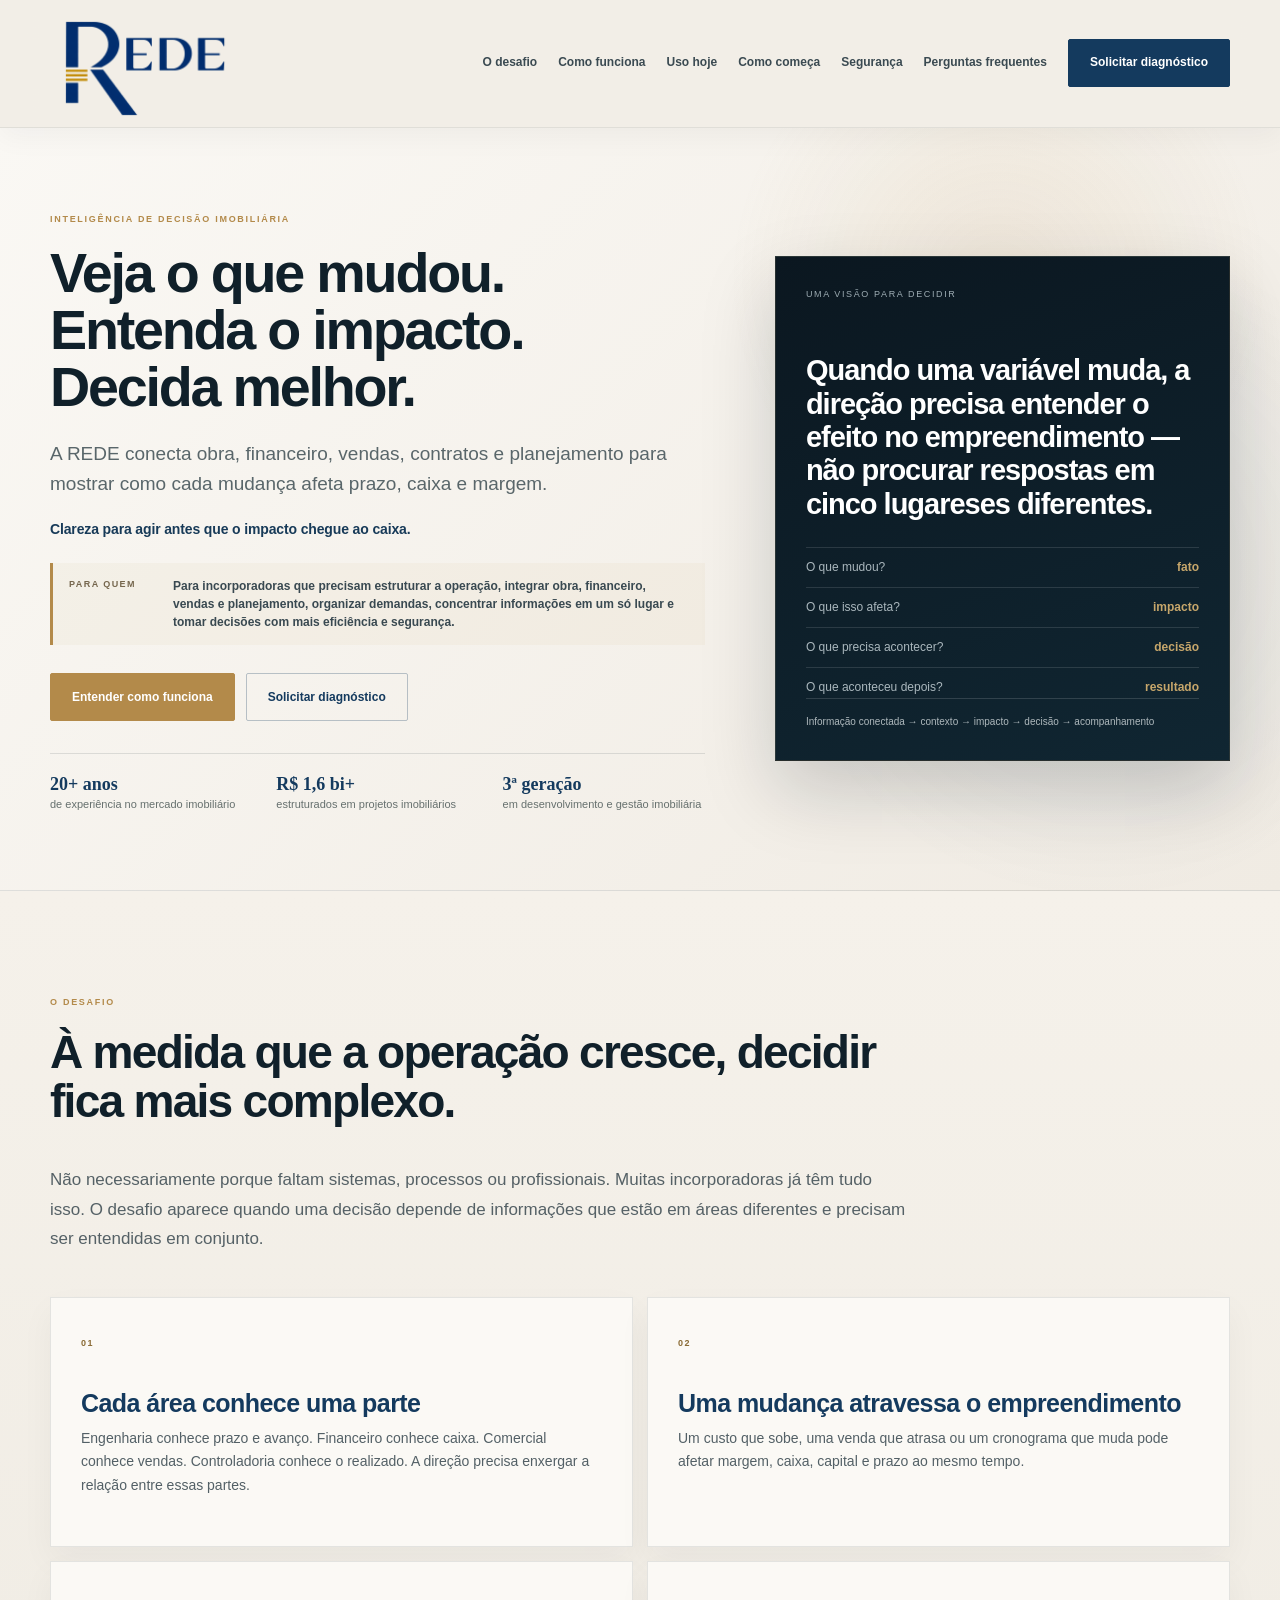
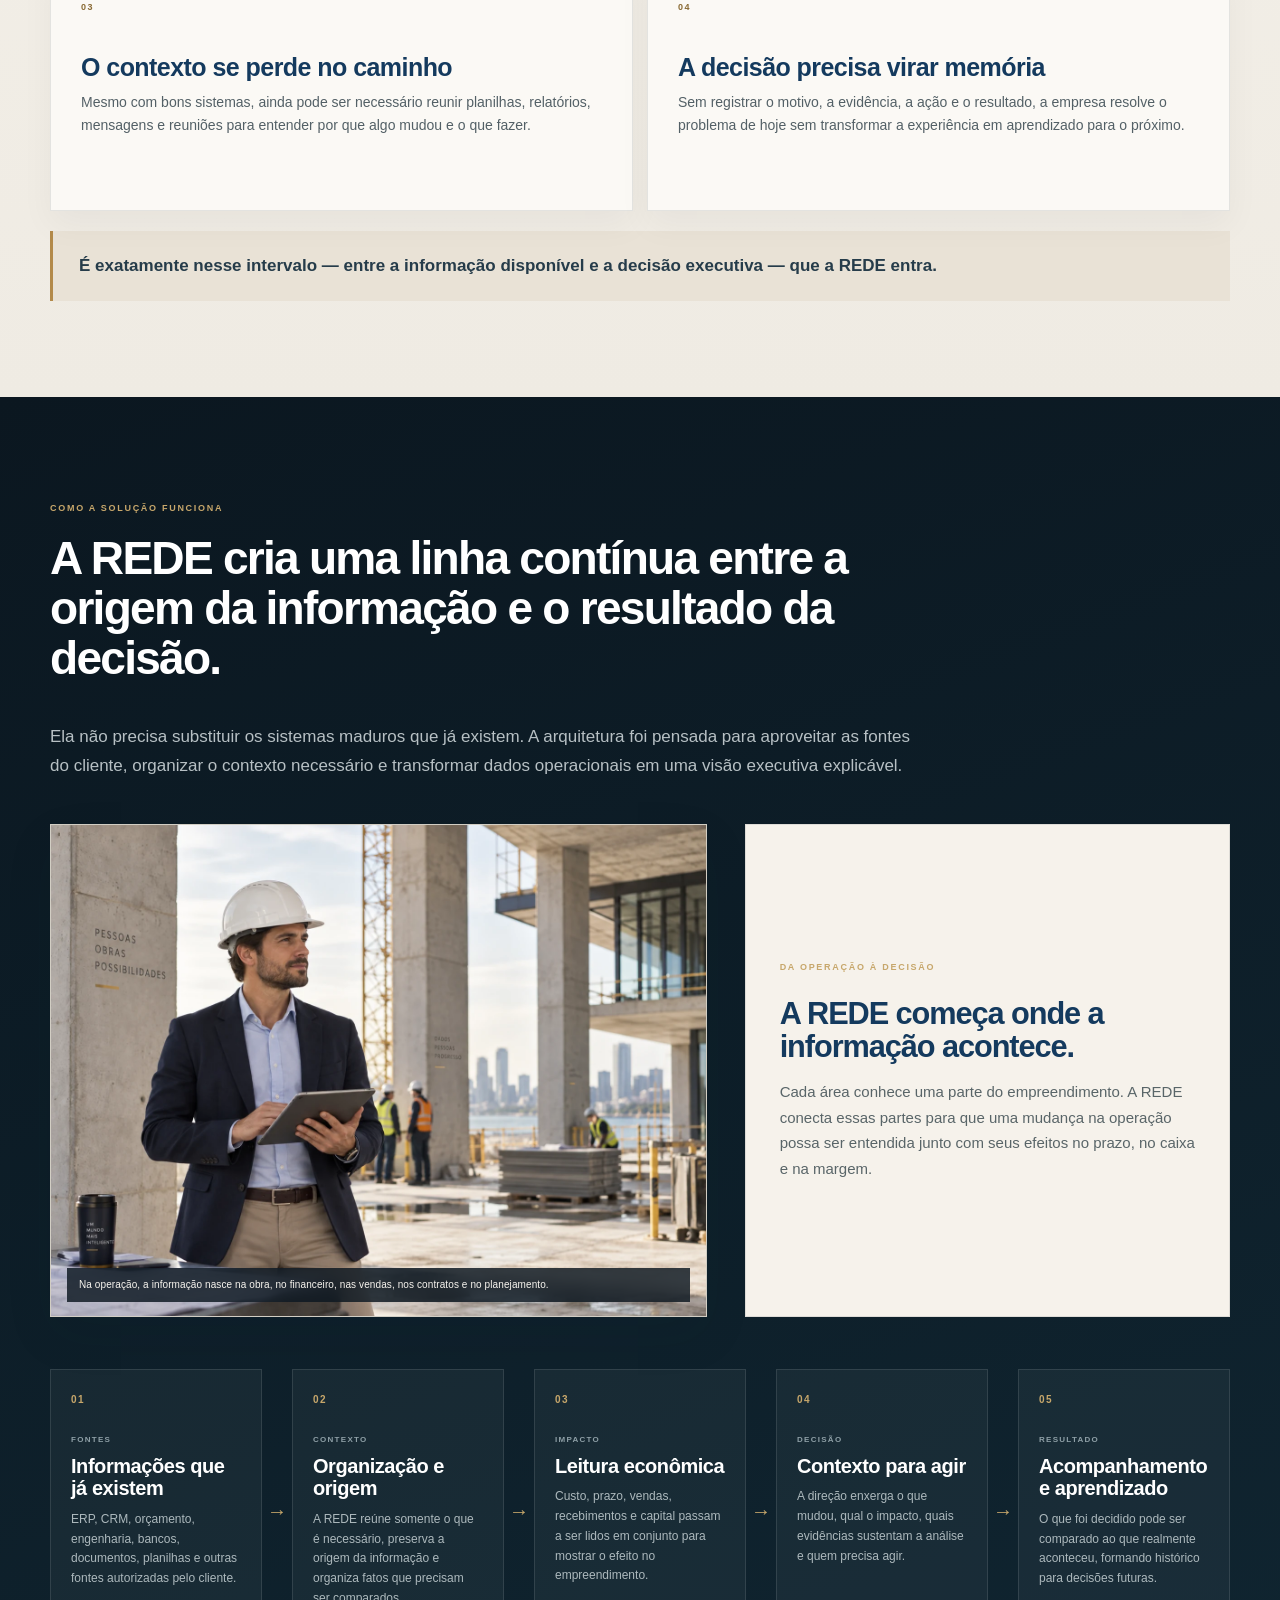
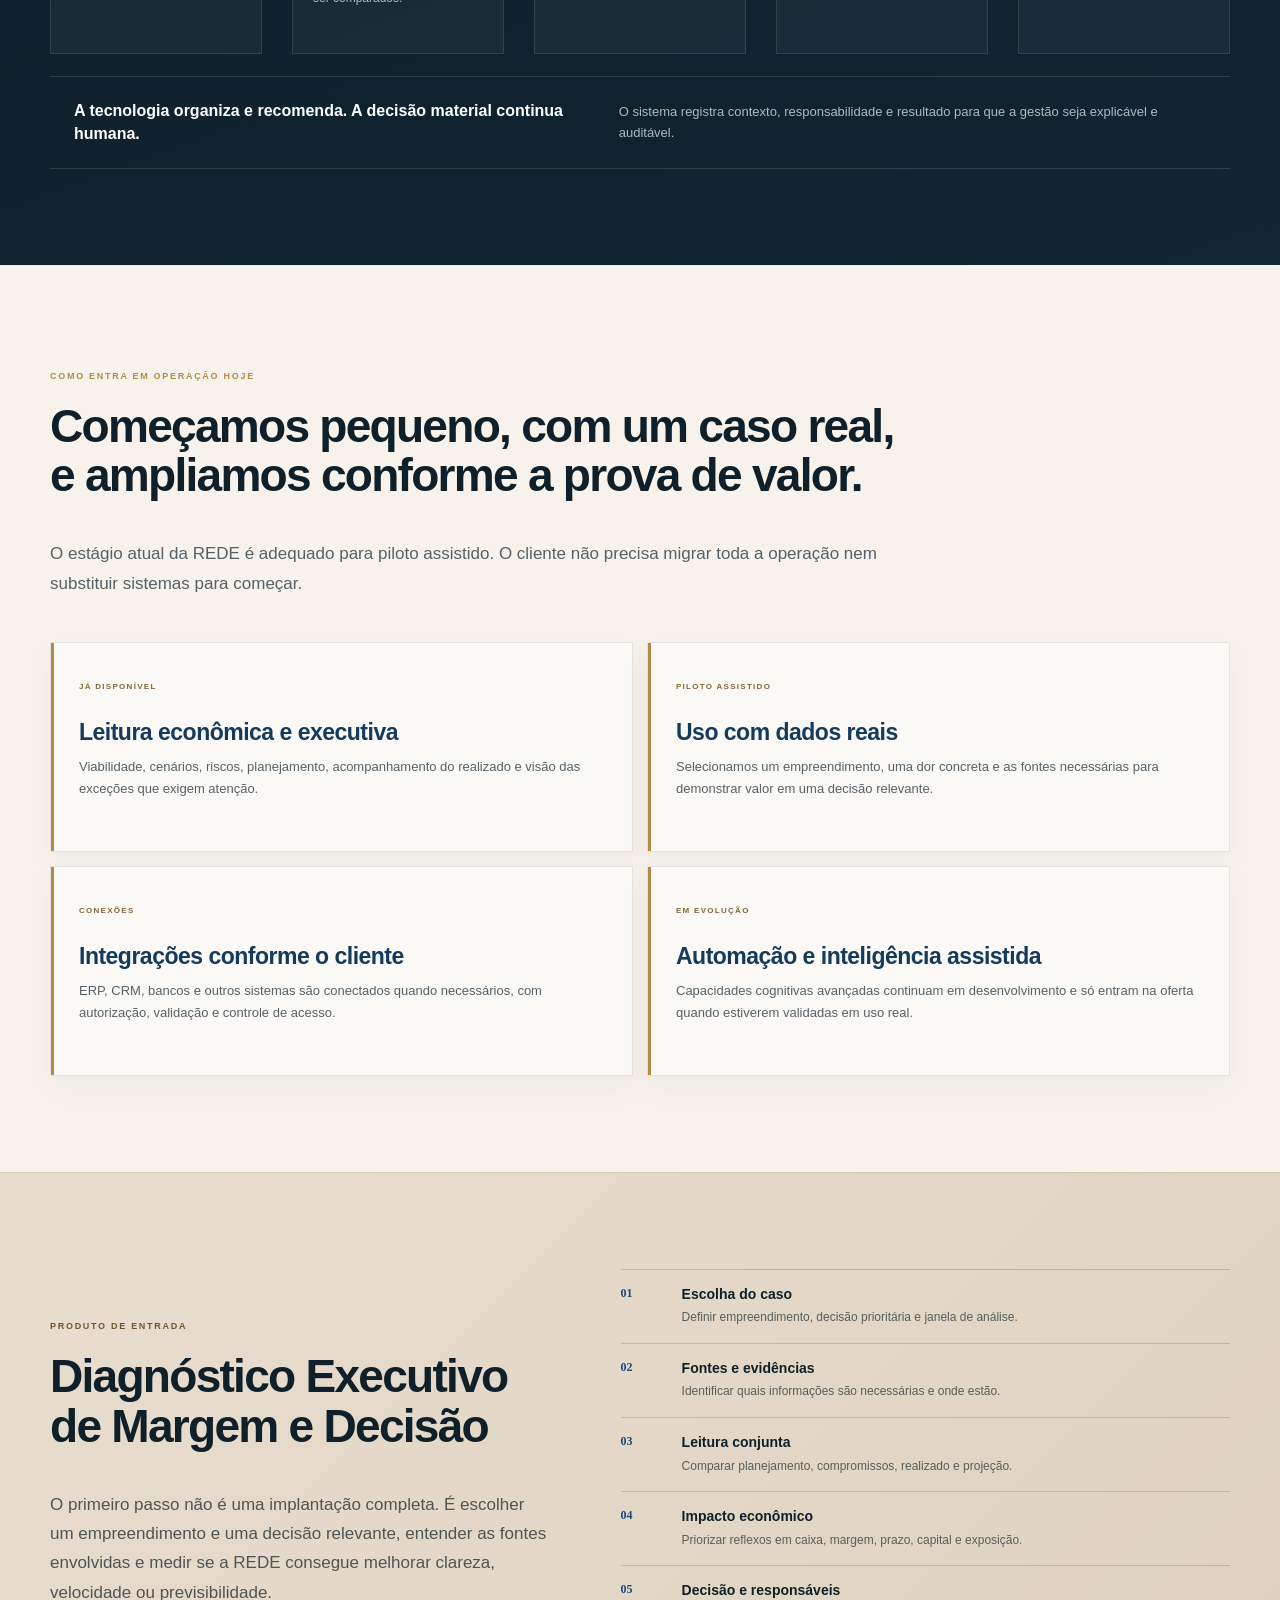
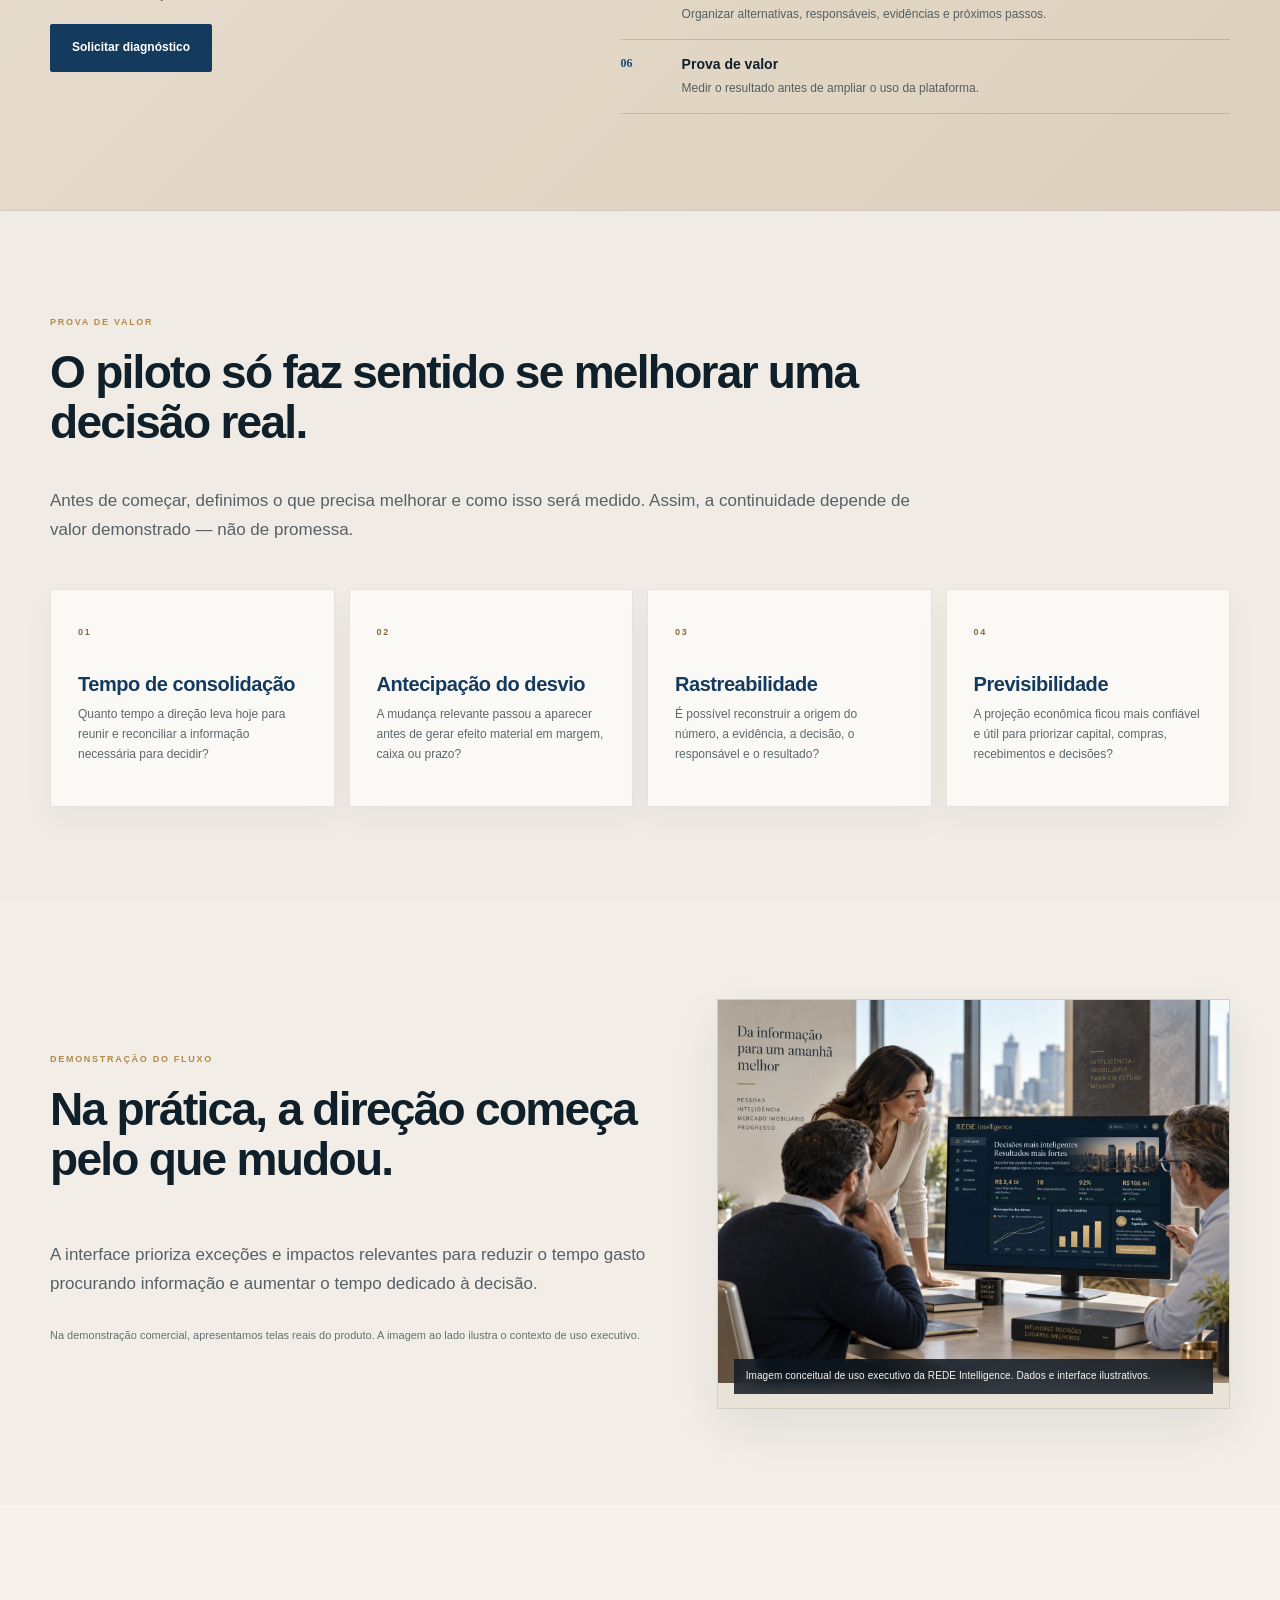
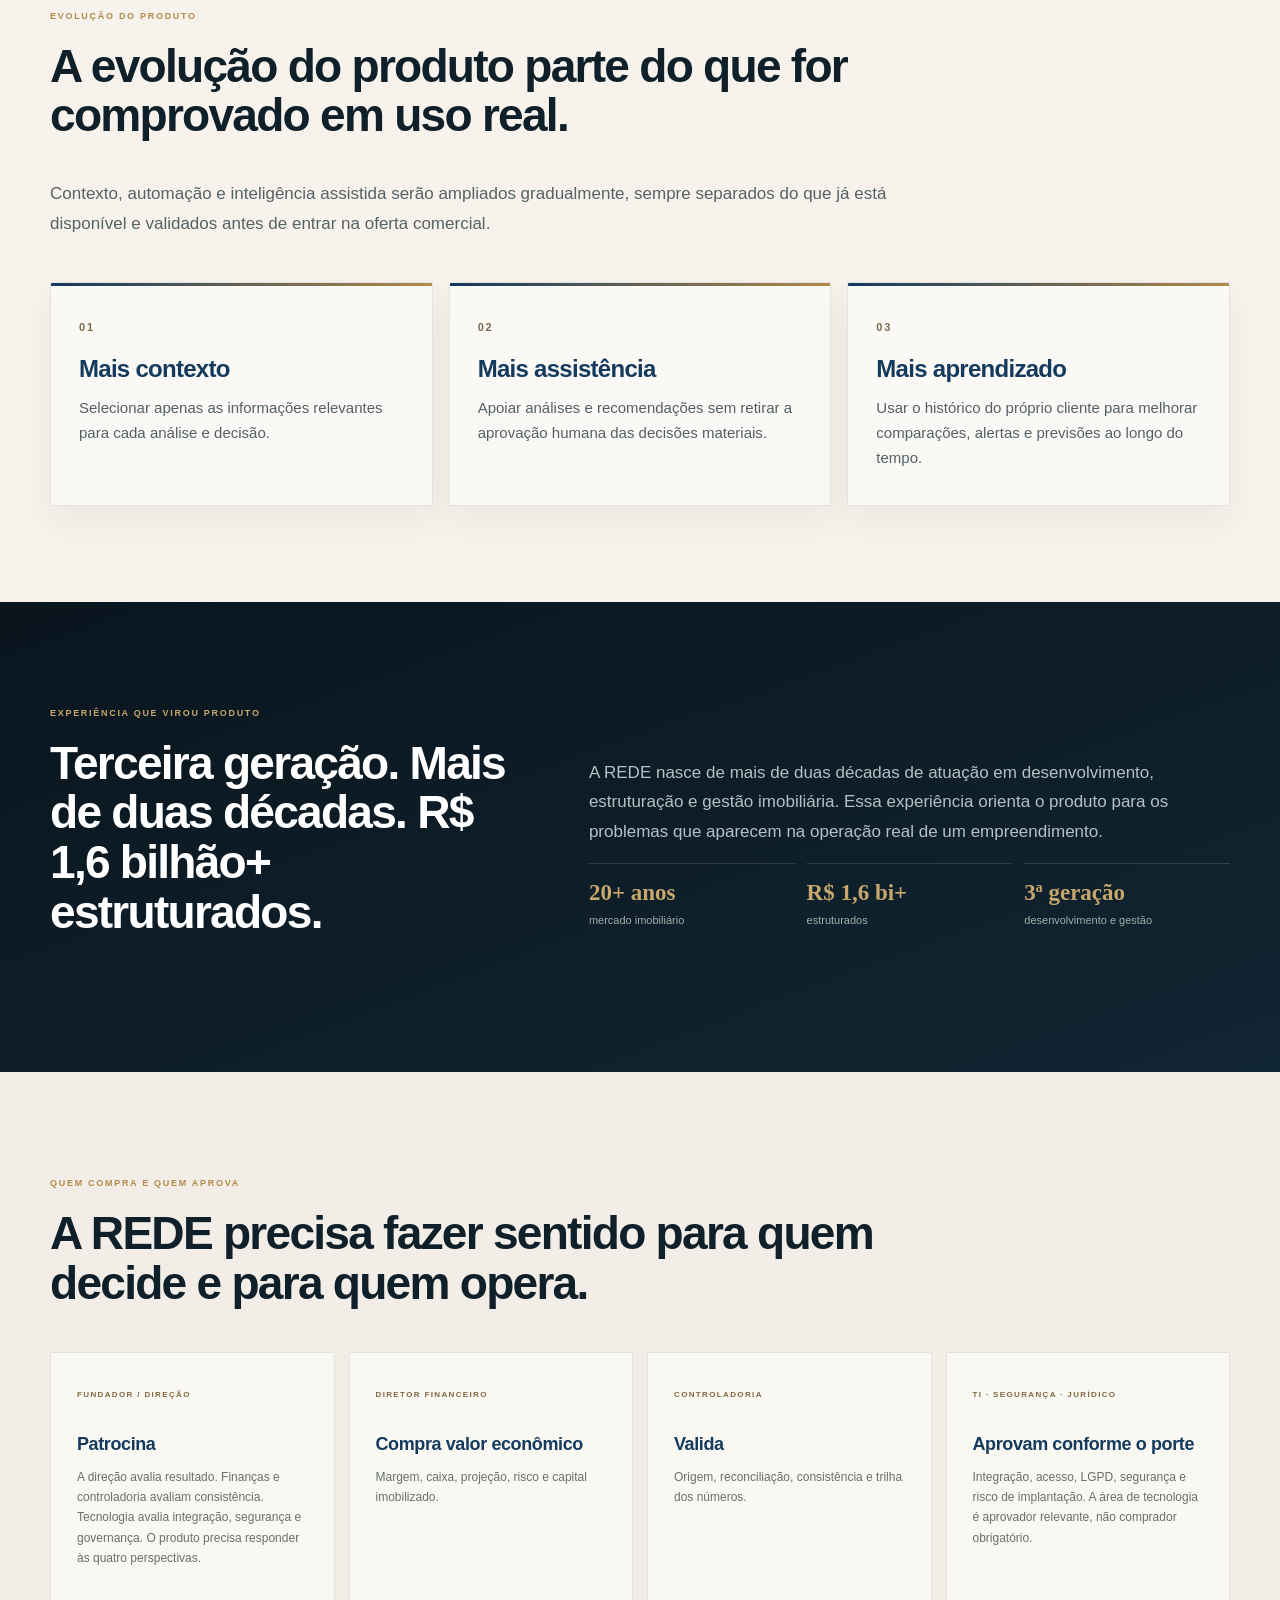
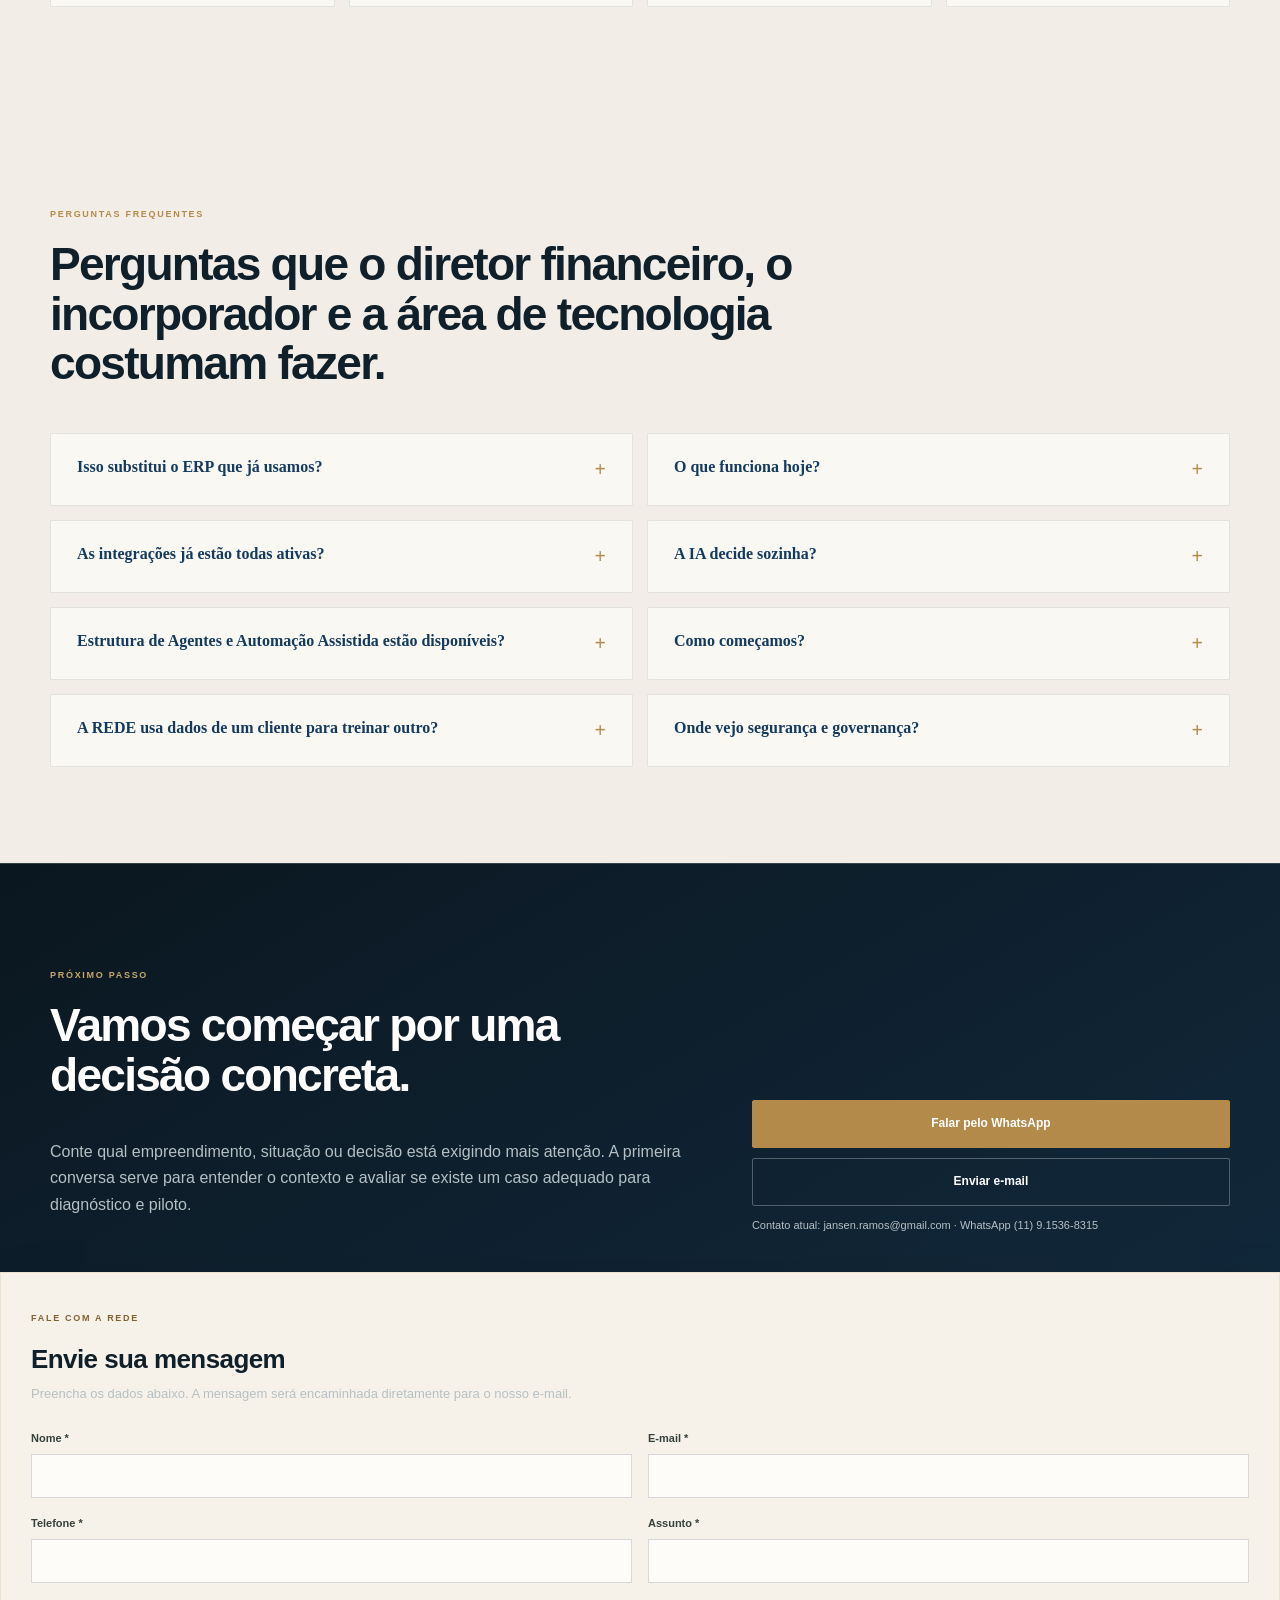
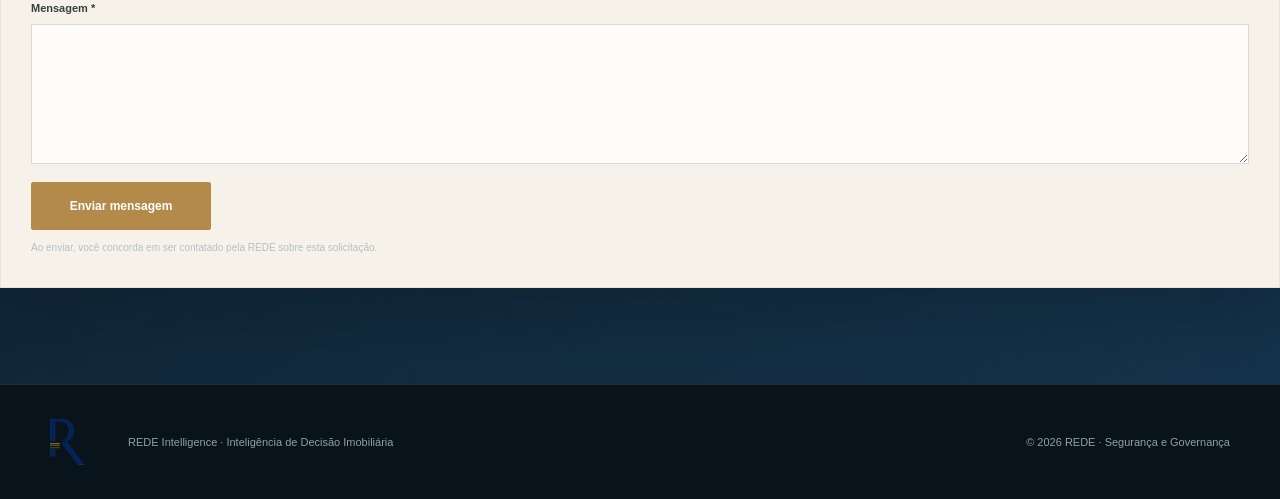
<file: index.html>
<!DOCTYPE html>

<html lang="pt-BR"><head><meta charset="utf-8"/><meta content="width=device-width,initial-scale=1" name="viewport"/><title>REDE Intelligence — Inteligência de Decisão Imobiliária</title><meta content="A REDE Intelligence conecta fatos econômicos e operacionais da incorporação para mostrar onde a margem está vazando, quais riscos estão crescendo e quais decisões precisam ser tomadas - com evidência, antes que o problema chegue ao caixa." name="description"/><style>
:root{--bg:#f2eee7;--paper:#fbf9f5;--paper2:#f6f2eb;--ink:#10202a;--muted:#66706e;--line:rgba(16,32,42,.12);--dark:#0b1720;--dark2:#102632;--navy:#143a5e;--blue:#1a4b78;--gold:#b38a4a;--gold2:#c7a76b;--sand:#e7ddcf;--sage:#87958d;--white:#fbfaf7;--red:#914b48}
*{box-sizing:border-box}html{scroll-behavior:smooth}body{margin:0;background:var(--bg);color:var(--ink);font-family:Inter,Arial,sans-serif;line-height:1.58}a{text-decoration:none;color:inherit}.container{width:min(1180px,calc(100% - 40px));margin:0 auto}.nav-wrap{position:sticky;top:0;z-index:80;background:rgba(244,241,235,.95);backdrop-filter:blur(16px);border-bottom:1px solid var(--line)}.nav{min-height:82px;display:flex;align-items:center;justify-content:space-between;gap:22px}.brand-logo{display:block;width:188px;height:auto}.nav-links{display:flex;align-items:center;gap:18px;font-size:12px;font-weight:800}.nav-links a:hover{opacity:.6}.menu-btn{display:none;border:0;background:none;font-size:25px}.btn{display:inline-flex;align-items:center;justify-content:center;min-height:46px;padding:0 19px;background:var(--ink);border:1px solid var(--ink);color:#fff;font-weight:800;font-size:12px;transition:.18s}.btn:hover{transform:translateY(-1px)}.btn-lime{background:var(--gold);border-color:var(--gold);color:#fff}.btn-ghost{background:transparent;color:var(--ink)}.btn-ghost-light{background:transparent;color:#fff;border-color:rgba(255,255,255,.28)}.eyebrow{display:inline-block;font-size:9px;letter-spacing:.2em;font-weight:900;margin-bottom:16px}.section{padding:88px 0}.section-head{max-width:830px;margin-bottom:40px}.section-head p,.lead{font-size:16px;color:var(--muted)}h1,h2,h3{font-family:Manrope,Inter,Arial,sans-serif;margin-top:0}h1{font-size:clamp(44px,5.4vw,72px);line-height:1.01;letter-spacing:-.052em;margin-bottom:23px}h1 em{font-style:normal;color:#4e5c63}h2{font-size:clamp(33px,4vw,50px);line-height:1.06;letter-spacing:-.042em}h3{letter-spacing:-.025em}.hero{background:radial-gradient(circle at 78% 25%,rgba(184,146,79,.16),transparent 25%),linear-gradient(135deg,#f7f4ee,#efede7);border-bottom:1px solid var(--line)}.hero-grid{min-height:680px;display:grid;grid-template-columns:1.18fr .82fr;gap:58px;align-items:center;padding:70px 0}.hero-copy>p{max-width:760px;font-size:18px;color:#5a676b}.hero-actions{display:flex;gap:11px;flex-wrap:wrap;margin:28px 0 34px}.proof-strip{display:grid;grid-template-columns:repeat(3,1fr);gap:18px;border-top:1px solid var(--line);padding-top:18px}.proof-strip strong{display:block;font:800 18px Manrope}.proof-strip span{display:block;font-size:11px;color:var(--muted)}.hero-panel{background:var(--dark);color:#fff;padding:26px;min-height:430px;display:flex;flex-direction:column;box-shadow:0 24px 60px rgba(7,17,15,.14)}.hero-panel .tiny{font-size:9px;letter-spacing:.18em;color:#aeb8bc}.hero-panel h3{font-size:27px;line-height:1.15;margin:52px 0 26px}.signal-list{display:grid;gap:9px}.signal{display:grid;grid-template-columns:1fr auto;gap:12px;border-top:1px solid rgba(255,255,255,.14);padding-top:10px;font-size:12px}.signal span{color:#aeb8bc}.signal strong{color:var(--gold)}.hero-panel .bottom{margin-top:auto;border-top:1px solid rgba(255,255,255,.14);padding-top:15px;font-size:10px;color:#aeb8bc}.truth-band{background:#ece6db;border-bottom:1px solid var(--line)}.truth-grid{display:grid;grid-template-columns:repeat(5,1fr)}.truth-grid div{padding:18px;border-right:1px solid var(--line)}.truth-grid div:first-child{border-left:1px solid var(--line)}.truth-grid strong{display:block;font:800 13px Manrope}.truth-grid span{font-size:10px;color:var(--muted)}.problem-grid,.today-grid,.module-grid,.faq-grid{display:grid;grid-template-columns:repeat(2,1fr);gap:12px}.problem-grid article,.today-card,.module-card,.faq-item{border:1px solid var(--line);background:rgba(255,255,255,.3);padding:26px}.problem-grid article{min-height:180px}.num{font-size:9px;letter-spacing:.18em;color:var(--muted);font-weight:900}.problem-grid h3,.today-card h3,.module-card h3{font-size:21px;margin:30px 0 7px}.problem-grid p,.today-card p,.module-card p{font-size:13px;color:var(--muted);margin:0}.impact-box{margin-top:20px;background:var(--ink);color:#fff;padding:23px 26px;display:grid;grid-template-columns:140px 1fr;gap:20px;align-items:center}.impact-box span{font-size:9px;color:var(--gold);font-weight:900;letter-spacing:.18em}.impact-box strong{font:700 18px/1.35 Manrope}.dark{background:var(--dark);color:#fff}.dark .section-head p{color:#b6c0c4}.chain{display:grid;grid-template-columns:repeat(7,1fr);border:1px solid rgba(255,255,255,.14);margin:34px 0}.chain div{padding:17px 10px;border-right:1px solid rgba(255,255,255,.14)}.chain div:last-child{border-right:0}.chain span{display:block;font-size:8px;color:var(--gold);margin-bottom:12px}.chain strong{font-size:11px}.triad{display:grid;grid-template-columns:repeat(3,1fr);gap:1px;background:rgba(255,255,255,.1);border:1px solid rgba(255,255,255,.1)}.triad article{padding:26px;background:var(--dark);min-height:175px}.triad h3{font-size:21px;margin-bottom:8px}.triad p{font-size:13px;color:#aeb8bc;margin:0}.status-layout{display:grid;grid-template-columns:1fr 1fr;gap:56px;align-items:start}.status-list{display:grid;gap:10px}.status-card{border:1px solid var(--line);background:rgba(255,255,255,.3);padding:20px}.badge{display:inline-flex;padding:5px 8px;font-size:8px;letter-spacing:.13em;font-weight:900;border-radius:2px}.b-now{background:#e8e2d4;color:#6f5526}.b-pilot{background:#dde5ee;color:#36506f}.b-fornecedor{background:#efe5d2;color:#7b6133}.b-dev{background:#e8dfd1;color:#705c3c}.b-road{background:#e7e3dc;color:#5f5a54}.status-card h3{font-size:18px;margin:13px 0 6px}.status-card p{font-size:12px;color:var(--muted);margin:0}.entry{background:linear-gradient(180deg,#e7ddcd 0%,#ddd0bd 100%);border-top:1px solid rgba(13,23,21,.08);border-bottom:1px solid rgba(13,23,21,.08)}.entry-grid{display:grid;grid-template-columns:.9fr 1.1fr;gap:62px;align-items:center}.diag-steps{counter-reset:step;border-top:1px solid rgba(13,23,21,.25)}.diag-steps>div{display:grid;grid-template-columns:42px minmax(0,1fr);gap:15px;padding:16px 0;border-bottom:1px solid rgba(13,23,21,.25);align-items:flex-start}.diag-steps b{font:800 13px Manrope}.diag-steps p{font-size:12px;margin:2px 0 0;color:#4f5b60}.compare{background:#0d1b25;color:#fff}.compare-grid{display:grid;grid-template-columns:1fr 1fr;gap:65px;align-items:center}.compare .lead{color:#b6c0c4}.compare-stack{border-top:1px solid rgba(255,255,255,.14)}.compare-stack div{display:grid;grid-template-columns:130px 1fr;gap:16px;padding:15px 0;border-bottom:1px solid rgba(255,255,255,.14)}.compare-stack strong{font:800 13px Manrope}.compare-stack span{font-size:12px;color:#9daaa5}.compare-stack .rede strong{color:var(--gold)}.compare-stack .rede span{color:#fff}.demo-wrap{display:grid;grid-template-columns:1.08fr .92fr;gap:50px;align-items:center}.demo-frame{background:var(--dark);padding:14px;border:1px solid #22322e;box-shadow:0 24px 60px rgba(7,17,15,.12)}.demo-bar{display:flex;gap:6px;padding:4px 0 12px}.dot{width:7px;height:7px;border-radius:50%;background:#56635e}.demo-screen{background:#102632;color:#fff;min-height:330px;padding:22px}.demo-screen small{color:#aab5ba}.demo-title{font:800 20px Manrope;margin:8px 0 20px}.demo-kpis{display:grid;grid-template-columns:repeat(3,1fr);gap:9px}.demo-kpis div,.demo-exceptions div{border:1px solid rgba(255,255,255,.12);padding:12px}.demo-kpis span{display:block;font-size:8px;color:#aab5ba}.demo-kpis strong{font-size:13px}.demo-exceptions{display:grid;gap:7px;margin-top:13px}.demo-exceptions div{display:grid;grid-template-columns:1fr auto;gap:12px;font-size:10px}.demo-exceptions em{font-style:normal;color:var(--gold)}.demo-note{font-size:10px;color:var(--muted);margin-top:8px}.evolution{background:#ebe9e3}.road-grid{display:grid;grid-template-columns:repeat(3,1fr);gap:12px}.road-card{border:1px solid var(--line);padding:24px;background:rgba(255,255,255,.32)}.road-card h3{font-size:19px;margin:23px 0 7px}.road-card p{font-size:12px;color:var(--muted)}.road-card ul{padding-left:18px;margin:10px 0 0;font-size:12px;color:var(--muted)}.proof{background:var(--dark);color:#fff}.proof-grid{display:grid;grid-template-columns:.85fr 1.15fr;gap:65px;align-items:center}.proof .lead{color:#b6c0c4}.proof-stats{display:grid;grid-template-columns:repeat(3,1fr);gap:12px}.proof-stats div{border-top:1px solid rgba(255,255,255,.16);padding-top:16px}.proof-stats strong{display:block;font:800 21px Manrope;color:var(--gold)}.proof-stats span{font-size:11px;color:#a1aea8}.buyer-grid{display:grid;grid-template-columns:repeat(4,1fr);gap:12px}.buyer-card{border:1px solid var(--line);padding:23px;min-height:190px}.buyer-card span{font-size:8px;letter-spacing:.17em;color:var(--muted);font-weight:900}.buyer-card h3{font-size:18px;margin:28px 0 7px}.buyer-card p{font-size:12px;color:var(--muted)}.faq-item button{width:100%;border:0;background:none;text-align:left;padding:0;font:800 16px Manrope;color:var(--ink);cursor:pointer;display:flex;justify-content:space-between;gap:15px}.faq-answer{display:none;padding-top:12px;font-size:13px;color:var(--muted)}.faq-item.open .faq-answer{display:block}.cta{background:linear-gradient(180deg,#e7ddcd 0%,#ddd0bd 100%);border-top:1px solid rgba(13,23,21,.08)}.cta-grid{display:grid;grid-template-columns:1.15fr .85fr;gap:55px;align-items:end}.cta-actions{display:flex;flex-direction:column;gap:10px}.cta small{font-size:11px;color:#5a5348}.footer{background:#07100e;color:#fff;padding:34px 0}.footer-grid{display:grid;grid-template-columns:56px 1fr auto;gap:22px;align-items:center}.footer-logo{width:34px;display:block}.footer p{font-size:11px;color:#9da8ad;margin:0}.security-link{color:var(--blue);font-weight:800}.note{font-size:11px;color:var(--muted)}
@media(max-width:980px){.nav-links{gap:11px}.nav-links a{font-size:10px}.hero-grid,.status-layout,.entry-grid,.compare-grid,.demo-wrap,.proof-grid,.cta-grid{grid-template-columns:1fr}.hero-grid{min-height:auto;padding:60px 0}.truth-grid{grid-template-columns:repeat(2,1fr)}.buyer-grid{grid-template-columns:repeat(2,1fr)}.road-grid{grid-template-columns:1fr 1fr}.chain{grid-template-columns:repeat(2,1fr)}}
@media(max-width:760px){.menu-btn{display:block}.nav-links{display:none;position:absolute;left:0;right:0;top:82px;background:var(--bg);padding:18px;flex-direction:column;border-bottom:1px solid var(--line)}.nav-links.open{display:flex}.problem-grid,.today-grid,.module-grid,.faq-grid,.triad,.proof-strip,.proof-stats,.buyer-grid,.road-grid{grid-template-columns:1fr}.impact-box{grid-template-columns:1fr;gap:7px}.truth-grid{grid-template-columns:1fr}.truth-grid div{border-left:1px solid var(--line)}.chain{grid-template-columns:1fr}.chain div{display:grid;grid-template-columns:40px 1fr;align-items:center;border-bottom:1px solid rgba(255,255,255,.14)}.chain span{margin:0}.footer-grid{grid-template-columns:1fr;justify-items:start}.demo-kpis{grid-template-columns:1fr}.hero-actions .btn{width:100%}}
@media(max-width:520px){.container{width:min(100% - 26px,1180px)}.brand-logo{width:160px}.section{padding:70px 0}h1{font-size:40px}h2{font-size:33px}.hero-copy>p{font-size:16px}}

.contact-form-card{margin-top:38px;background:#f7f4ee;border:1px solid rgba(13,23,21,.18);padding:30px;color:var(--ink)}
.contact-form-head{max-width:680px;margin-bottom:24px}
.contact-form-head h3{font-size:26px;margin:0 0 8px}
.contact-form-head p{font-size:13px;color:var(--muted);margin:0}
.form-grid{display:grid;grid-template-columns:1fr 1fr;gap:16px}
.contact-form label{display:flex;flex-direction:column;gap:7px}
.contact-form label>span{font-size:11px;font-weight:800;color:#35413d}
.contact-form input,.contact-form textarea{width:100%;border:1px solid rgba(13,23,21,.2);background:#fff;color:var(--ink);font:500 14px Inter,Arial,sans-serif;padding:13px 14px;outline:none;border-radius:0}
.contact-form input:focus,.contact-form textarea:focus{border-color:var(--ink);box-shadow:0 0 0 2px rgba(13,23,21,.06)}
.contact-form textarea{resize:vertical;min-height:140px}
.form-full{grid-column:1/-1}
.contact-submit{margin-top:18px;min-width:180px}
.form-note{font-size:10px;color:var(--muted);margin:10px 0 0}
@media(max-width:700px){.form-grid{grid-template-columns:1fr}.form-full{grid-column:auto}.contact-form-card{padding:22px}}


.hero-icp{margin:22px 0 0;padding:14px 16px;border-left:3px solid var(--gold);background:rgba(13,23,21,.035);max-width:760px;display:grid;grid-template-columns:90px 1fr;gap:14px;align-items:start}
.hero-icp span{font-size:9px;letter-spacing:.16em;font-weight:900;color:var(--muted)}
.hero-icp strong{font:700 12px/1.5 Manrope,Inter,Arial,sans-serif;color:#33403b}
.ecosystem-grid{display:grid;grid-template-columns:repeat(3,1fr);gap:12px}
.ecosystem-card{border:1px solid rgba(78,95,88,.18);background:#f3f0e9;padding:28px;min-height:245px;box-shadow:0 12px 28px rgba(0,0,0,.07)}
.ecosystem-card>span,.value-grid article>span{font-size:9px;letter-spacing:.18em;color:#66736d;font-weight:900}
.ecosystem-card h3{font-size:22px;margin:36px 0 10px;color:#10202a}
.ecosystem-card p{font-size:13px;color:#4c5853;margin:0;line-height:1.65}
.ecosystem-card.rede-focus{background:#f0ece4;color:#10202a;border-color:rgba(184,146,79,.26);box-shadow:0 12px 28px rgba(0,0,0,.07)}
.ecosystem-card.rede-focus>span{color:#8a6b35}
.ecosystem-card.rede-focus p{color:#405049}
.ecosystem-note{margin-top:18px;border-top:1px solid var(--line);border-bottom:1px solid var(--line);padding:20px 0;display:grid;grid-template-columns:260px 1fr;gap:28px;align-items:center}
.ecosystem-note strong{font:800 15px Manrope;color:#ffffff}
.ecosystem-note span{font-size:13px;color:#a7b3ae;line-height:1.6}
.pilot-value{background:#eeece6}
.value-grid{display:grid;grid-template-columns:repeat(4,1fr);gap:12px}
.value-grid article{border:1px solid var(--line);background:rgba(255,255,255,.34);padding:24px;min-height:210px}
.value-grid h3{font-size:19px;margin:30px 0 7px}
.value-grid p{font-size:12px;color:var(--muted);margin:0}
@media(max-width:900px){
  .ecosystem-grid{grid-template-columns:1fr}
  .value-grid{grid-template-columns:1fr 1fr}
  .ecosystem-note{grid-template-columns:1fr;gap:6px}
}
@media(max-width:560px){
  .hero-icp{grid-template-columns:1fr;gap:5px}
  .value-grid{grid-template-columns:1fr}
}


.ecosystem-card.rede-focus h3{color:#10202a}
.ecosystem-card.rede-focus{position:relative}
.ecosystem-card.rede-focus:before{content:"";position:absolute;left:0;top:0;bottom:0;width:3px;background:#b8924f}


.section-footnote{margin-top:18px;font-size:12px;line-height:1.6;color:var(--muted);max-width:880px}

.problem{background:linear-gradient(180deg,#f3f0ea 0%,#efebe4 100%);border-top:1px solid var(--line);border-bottom:1px solid var(--line)}
.grid-4,.grid-3{display:grid;gap:18px;margin-top:30px}
.grid-4{grid-template-columns:repeat(2,minmax(0,1fr))}
.grid-3{grid-template-columns:repeat(3,minmax(0,1fr))}
.card{position:relative;background:#fbf9f4;border:1px solid rgba(19,33,28,.11);padding:28px 26px 24px;min-height:220px;box-shadow:0 12px 30px rgba(9,18,16,.06);overflow:hidden}
.card:before{content:"";position:absolute;left:0;top:0;width:100%;height:4px;background:linear-gradient(90deg,#143a5e 0%,#b8924f 100%)}
.card>span{display:inline-block;font-size:11px;letter-spacing:.16em;font-weight:900;color:#6b756f;margin-bottom:18px}
.card h3{font-size:28px;line-height:1.08;letter-spacing:-.03em;margin:0 0 12px;color:#10201a}
.card p{margin:0;color:#4b5752;font-size:15px;line-height:1.7}
.capability .card,.roadmap .card{background:#f8f5ef}
.problem .section-head{max-width:980px}
.problem .section-head p{max-width:900px}
.section .grid-3 .card h3{font-size:24px}
.entry-grid article h3{font-size:22px}
@media(max-width:980px){.grid-3,.grid-4{grid-template-columns:1fr 1fr}}
@media(max-width:640px){.grid-3,.grid-4{grid-template-columns:1fr}.card{min-height:auto;padding:24px 22px}}


.nav-wrap{box-shadow:0 6px 24px rgba(13,23,21,.04)}
.btn{border-radius:2px}
.btn-lime:hover{filter:brightness(.97)}
.entry .section-head p,.cta p{color:#4f4a41}
.hero-icp{background:rgba(184,146,79,.07);border-left:3px solid var(--gold)}
.eyebrow{color:#6d644d}
.card,.ecosystem-card,.status-card,.buyer-card,.faq-item,.road-card{border-radius:2px}
.footer{border-top:1px solid rgba(184,146,79,.16)}


/* === V9.7.3 — Direção de Arte REDE Intelligence === */
body{background:var(--bg);color:var(--ink);font-family:Inter,Arial,sans-serif;-webkit-font-smoothing:antialiased;text-rendering:optimizeLegibility}
.container{width:min(1180px,calc(100% - 48px))}
.section{padding:104px 0}
.section-head{max-width:880px;margin-bottom:48px}
.section-head p,.lead{font-size:16px;line-height:1.75;color:var(--muted)}
h1,h2,h3{color:inherit}
h1{font-size:clamp(46px,5.5vw,74px);line-height:.99;letter-spacing:-.055em}
h2{font-size:clamp(34px,4vw,52px);line-height:1.04;letter-spacing:-.045em}
.eyebrow{color:var(--gold);font-size:9px;letter-spacing:.22em;font-weight:900;margin-bottom:18px}

.nav-wrap{background:rgba(242,238,231,.94);border-bottom:1px solid rgba(16,32,42,.08);box-shadow:0 8px 28px rgba(16,32,42,.045)}
.nav{min-height:86px}
.nav-links{gap:21px;color:#3b4a52}
.nav-links a{transition:color .18s,opacity .18s}
.nav-links a:hover{color:var(--blue);opacity:1}
.brand-logo{width:190px}

.btn{min-height:48px;padding:0 21px;border-radius:2px;background:var(--navy);border-color:var(--navy);color:#fff;box-shadow:none;transition:transform .18s,background .18s,border-color .18s,box-shadow .18s}
.btn:hover{transform:translateY(-2px);background:#0e3152;border-color:#0e3152;box-shadow:0 10px 26px rgba(20,58,94,.12)}
.btn-lime{background:var(--gold);border-color:var(--gold);color:#fff}
.btn-lime:hover{background:#9f783c;border-color:#9f783c}
.btn-ghost{background:transparent;color:var(--navy);border-color:rgba(20,58,94,.28)}
.btn-ghost:hover{background:rgba(20,58,94,.045);border-color:rgba(20,58,94,.42)}

.hero{background:radial-gradient(circle at 78% 20%,rgba(179,138,74,.12),transparent 23%),radial-gradient(circle at 86% 58%,rgba(26,75,120,.08),transparent 28%),linear-gradient(135deg,#faf8f4 0%,#f0ebe3 100%);border-bottom:1px solid var(--line)}
.hero-grid{min-height:700px;gap:66px;padding:80px 0}
.hero-copy>p{font-size:18px;line-height:1.72;color:#5a676b}
.hero-icp{margin-top:24px;padding:16px 18px;border-left:3px solid var(--gold);background:rgba(179,138,74,.055)}
.hero-icp span{color:#75664d}
.hero-icp strong{color:#394951}
.hero-panel{background:linear-gradient(160deg,#0b1720 0%,#102632 100%);border:1px solid rgba(199,167,107,.15);box-shadow:0 30px 70px rgba(11,23,32,.18);padding:30px}
.hero-panel h3{font-size:29px;letter-spacing:-.035em}
.hero-panel .tiny{color:#9eadb4}
.signal{border-color:rgba(255,255,255,.12)}
.signal span{color:#aab7bd}.signal strong{color:var(--gold2)}
.proof-strip{gap:24px}.proof-strip strong{color:var(--navy)}

.truth-band{background:#e9e3d9;border-bottom:1px solid rgba(16,32,42,.09)}
.truth-grid div{padding:20px;border-color:rgba(16,32,42,.09)}
.truth-grid strong{color:var(--navy)}
.truth-grid span{color:#717a78}

.problem{background:linear-gradient(180deg,#f5f1ea 0%,#efeae2 100%)}
.grid-4,.grid-3{gap:16px;margin-top:34px}
.card{background:rgba(251,249,245,.92);border:1px solid rgba(16,32,42,.10);padding:30px 28px 26px;min-height:224px;box-shadow:0 16px 36px rgba(16,32,42,.055);transition:transform .2s,border-color .2s,box-shadow .2s}
.card:hover{transform:translateY(-3px);border-color:rgba(179,138,74,.28);box-shadow:0 20px 44px rgba(16,32,42,.075)}
.card:before{height:3px;background:linear-gradient(90deg,var(--navy) 0%,var(--gold) 100%)}
.card>span{color:#7c6a4e;margin-bottom:20px}
.card h3{color:var(--navy);font-size:26px;margin-bottom:13px}
.card p{color:#536067;line-height:1.72}

.capability{background:#fbf9f5}
.capability .card{background:#f7f3ec}
.section-footnote{border-left:2px solid rgba(179,138,74,.55);padding-left:14px;color:#707b7f}

.entry{background:linear-gradient(135deg,#e8ded0 0%,#ddd0bd 100%);border-top:1px solid rgba(16,32,42,.07);border-bottom:1px solid rgba(16,32,42,.08)}
.entry-grid{gap:72px}
.entry .eyebrow{color:#71552a}
.entry .lead{color:#4d5657!important}
.diag-steps{border-top-color:rgba(16,32,42,.18)}
.diag-steps>div{grid-template-columns:46px 1fr;padding:16px 0;border-bottom-color:rgba(16,32,42,.16)}
.diag-steps b{color:var(--blue);font-size:12px}
.diag-copy strong{font:800 14px Manrope,Inter,Arial,sans-serif;color:var(--ink)}
.diag-copy p{color:#555f60}

.compare{background:linear-gradient(160deg,#0b1720 0%,#102632 100%);color:#fff}
.compare .section-head p{color:#aeb9be}
.compare .eyebrow{color:var(--gold2)}
.ecosystem-grid{gap:14px}
.ecosystem-card{background:#f5f1e9;border:1px solid rgba(255,255,255,.07);padding:30px;min-height:250px;box-shadow:none}
.ecosystem-card h3{color:#173a58}.ecosystem-card p{color:#556166}
.ecosystem-card.rede-focus{background:#ece6da;border-color:rgba(199,167,107,.38);box-shadow:none}
.ecosystem-card.rede-focus:before{width:4px;background:var(--gold)}
.ecosystem-card.rede-focus>span{color:#8f6e36}.ecosystem-card.rede-focus h3{color:var(--navy)}
.ecosystem-note{border-color:rgba(255,255,255,.13)}
.ecosystem-note strong{color:#fff}.ecosystem-note span{color:#aeb9be}

.pilot-value{background:#f0ece5}
.value-grid{gap:14px}
.value-grid article{background:#fbf9f5;border:1px solid rgba(16,32,42,.1);padding:27px;min-height:218px;box-shadow:0 14px 30px rgba(16,32,42,.04)}
.value-grid article>span{color:#876b3d}.value-grid h3{color:var(--navy);font-size:20px}.value-grid p{color:#5c686c;line-height:1.68}

.demo-wrap{gap:64px}
.demo-frame{background:#0b1720;border:1px solid rgba(199,167,107,.18);box-shadow:0 28px 64px rgba(11,23,32,.14)}
.demo-screen{background:#102632}
.demo-exceptions em{color:var(--gold2)}

.roadmap,.plano.de.evolução{background:#f7f3ec}
.roadmap .card,.plano.de.evolução .card{background:#fbf9f5}

.proof{background:linear-gradient(160deg,#0a151e 0%,#102632 100%)}
.proof .eyebrow{color:var(--gold2)}
.proof-stats strong{color:var(--gold2);font-size:23px}
.proof-stats div{border-color:rgba(255,255,255,.14)}

.buyer-grid{gap:14px}
.buyer-card{background:#faf8f3;border:1px solid rgba(16,32,42,.1);padding:26px;min-height:205px;transition:transform .18s,border-color .18s}
.buyer-card:hover{transform:translateY(-2px);border-color:rgba(179,138,74,.30)}
.buyer-card span{color:#806941}.buyer-card h3{color:var(--navy)}

.faq-grid{gap:14px}
.faq-item{background:#faf8f3;border:1px solid rgba(16,32,42,.10);padding:24px 26px}
.faq-item button{color:var(--navy)}
.faq-item button span{color:var(--gold);font-size:20px}
.faq-answer{line-height:1.7;color:#606b70}

.cta{background:linear-gradient(150deg,#0b1720 0%,#14324a 100%);color:#fff;border-top:1px solid rgba(199,167,107,.18)}
.cta .eyebrow{color:var(--gold2)}
.cta h2{color:#fff}
.cta p,.cta small{color:#b5c0c4}
.cta .btn{background:var(--gold);border-color:var(--gold);color:#fff}
.cta .btn:hover{background:#9f783c;border-color:#9f783c}
.cta .btn-ghost{background:transparent;color:#fff;border-color:rgba(255,255,255,.28)}
.cta .btn-ghost:hover{background:rgba(255,255,255,.06);border-color:rgba(255,255,255,.42)}
.contact-form-card{background:#f7f2e9;border-color:rgba(199,167,107,.22);color:var(--ink);box-shadow:0 24px 54px rgba(5,13,18,.16)}
.contact-form-head .eyebrow{color:#806230}
.contact-form input,.contact-form textarea{border-color:rgba(16,32,42,.16);background:#fdfcf9}
.contact-form input:focus,.contact-form textarea:focus{border-color:var(--blue);box-shadow:0 0 0 2px rgba(26,75,120,.08)}

.footer{background:#08131b;border-top:1px solid rgba(199,167,107,.16)}
.footer p{color:#93a0a6}
.footer a:hover{color:var(--gold2)}

@media(max-width:980px){.section{padding:86px 0}.container{width:min(1180px,calc(100% - 36px))}.hero-grid{padding:64px 0}.entry-grid{gap:46px}}
@media(max-width:640px){.section{padding:70px 0}.container{width:min(1180px,calc(100% - 28px))}.hero-grid{padding:50px 0}.hero-panel{padding:24px}.card,.ecosystem-card,.buyer-card,.faq-item{padding:23px 21px}.entry-grid{gap:36px}.truth-grid div{padding:15px 12px}}


.diag-copy{display:block;min-width:0}
.diag-copy strong{display:block;max-width:none;line-height:1.18;margin-bottom:6px}
.diag-copy p{display:block;margin:0;line-height:1.55}


/* V9.8 — narrativa e arquitetura */
.hero-signature{font:700 15px/1.5 Manrope,Inter,Arial,sans-serif;color:var(--navy);margin:18px 0 0;max-width:720px}
.hero-icp{margin-top:22px}
.narrative-head{max-width:930px}
.narrative-head p{max-width:880px;line-height:1.75}
.problem-v98{background:linear-gradient(180deg,#f5f1ea 0%,#efebe3 100%)}
.problem-story{display:grid;grid-template-columns:repeat(2,minmax(0,1fr));gap:14px}
.problem-story article{background:#fbf9f5;border:1px solid rgba(16,32,42,.1);padding:30px;min-height:250px;box-shadow:0 14px 32px rgba(16,32,42,.045)}
.problem-story article>span{font-size:9px;letter-spacing:.17em;font-weight:900;color:#8a6b35}
.problem-story h3{font-size:25px;line-height:1.12;margin:34px 0 10px;color:var(--navy)}
.problem-story p{font-size:14px;color:#536066;line-height:1.7;margin:0}
.narrative-bridge{margin-top:20px;padding:22px 26px;border-left:3px solid var(--gold);background:#e9e2d6;font:700 17px/1.55 Manrope,Inter,Arial,sans-serif;color:#263c4a}
.architecture-v98{background:linear-gradient(160deg,#0b1720 0%,#102632 100%);color:#fff}
.architecture-v98 .section-head p{color:#b7c0c4}.architecture-v98 .eyebrow{color:var(--gold2)}
.architecture-flow{display:grid;grid-template-columns:minmax(0,1fr) 30px minmax(0,1fr) 30px minmax(0,1fr) 30px minmax(0,1fr) 30px minmax(0,1fr);align-items:stretch;margin-top:38px}
.architecture-step{background:rgba(255,255,255,.045);border:1px solid rgba(255,255,255,.11);padding:24px 20px;min-height:285px;display:grid;grid-template-rows:auto 1fr}
.architecture-step>span{font:800 10px Manrope,Inter,Arial,sans-serif;letter-spacing:.14em;color:var(--gold2)}
.architecture-step small{display:block;font-size:8px;letter-spacing:.16em;font-weight:900;color:#8fa0a7;margin:28px 0 8px}
.architecture-step h3{font-size:20px;line-height:1.13;margin:0 0 10px;color:#fff}
.architecture-step p{font-size:12px;line-height:1.65;color:#adb9bd;margin:0}
.architecture-connector{display:flex;align-items:center;justify-content:center;color:var(--gold2);font-size:20px}
.architecture-principle{margin-top:22px;padding:22px 24px;border-top:1px solid rgba(255,255,255,.13);border-bottom:1px solid rgba(255,255,255,.13);display:grid;grid-template-columns:1fr 1.15fr;gap:34px;align-items:center}
.architecture-principle strong{font:800 16px/1.45 Manrope,Inter,Arial,sans-serif;color:#fff}.architecture-principle span{font-size:13px;line-height:1.65;color:#aeb9be}
.current-v98{background:#f7f3ec}
.current-grid{display:grid;grid-template-columns:repeat(2,minmax(0,1fr));gap:14px}
.current-grid article{position:relative;background:#fbf9f5;border:1px solid rgba(16,32,42,.1);padding:28px 28px 26px;min-height:210px;box-shadow:0 12px 28px rgba(16,32,42,.04)}
.current-grid article:before{content:"";position:absolute;left:0;top:0;bottom:0;width:3px;background:var(--gold)}
.status-label{display:inline-block;font-size:8px;letter-spacing:.16em;font-weight:900;color:#856735;margin-bottom:26px}
.current-grid h3{font-size:23px;line-height:1.15;color:var(--navy);margin:0 0 10px}.current-grid p{font-size:13px;line-height:1.7;color:#566267;margin:0}
.entry{margin-top:0}
@media(max-width:1080px){.architecture-flow{grid-template-columns:1fr}.architecture-connector{height:28px;transform:rotate(90deg)}.architecture-step{min-height:auto}.architecture-step small{margin-top:18px}}
@media(max-width:760px){.problem-story,.current-grid,.architecture-principle{grid-template-columns:1fr}.problem-story article{min-height:auto}.architecture-principle{gap:10px}.hero-signature{font-size:14px}}

.hero-signature{
  margin:22px 0 0;
  font:800 14px/1.45 Manrope,Inter,Arial,sans-serif;
  color:var(--navy,#173a58);
  letter-spacing:-.01em;
}


.hero h1{font:800 clamp(42px,5.6vw,72px)/.98 Manrope,Inter,Arial,sans-serif;letter-spacing:-.045em;max-width:820px;margin:0 0 18px;color:var(--ink)}
.hero p{max-width:720px;font-size:20px;line-height:1.6}


/* V9.8.4 — Hero refinado */
.hero h1{
  font:700 clamp(34px,4.8vw,58px)/1.02 Manrope,Inter,Arial,sans-serif !important;
  letter-spacing:-.04em !important;
  max-width:900px !important;
  margin:0 0 20px !important;
  color:var(--ink) !important;
}
.hero p{
  max-width:760px !important;
  font-size:20px !important;
  line-height:1.62 !important;
}
.hero-signature{
  font:700 14px/1.45 Manrope,Inter,Arial,sans-serif !important;
  margin:18px 0 0 !important;
}
@media (max-width: 768px){
  .hero h1{font-size:clamp(30px,9vw,44px) !important; line-height:1.03 !important;}
  .hero p{font-size:18px !important;}
}


/* V9.8.5 — refinamento tipográfico global + hero dinâmico */
:root{--text-body:#556166;--text-soft:#6c777b}
body{font-size:16px;line-height:1.66}
.section{padding:96px 0}
.section-head{max-width:860px;margin-bottom:44px}
.section-head p,.lead{font-size:17px;line-height:1.72;color:var(--text-body)}
h2{font-size:clamp(32px,3.6vw,48px);line-height:1.08;letter-spacing:-.038em;font-weight:700}
h3{line-height:1.18;letter-spacing:-.022em;font-weight:700}
.eyebrow{font-size:9px;letter-spacing:.19em;margin-bottom:18px}

.hero-grid{min-height:650px;gap:70px;padding:76px 0}
.hero h1{
  font:650 clamp(38px,4.35vw,58px)/1.03 Manrope,Inter,Arial,sans-serif !important;
  letter-spacing:-.04em !important;
  max-width:790px !important;
  margin:0 0 22px !important;
}
.hero-copy>p,.hero p{
  max-width:700px !important;
  font-size:19px !important;
  line-height:1.62 !important;
  color:#59666a !important;
}
.hero-signature{
  font:650 14px/1.45 Manrope,Inter,Arial,sans-serif !important;
  color:#173a58 !important;
  margin:18px 0 0 !important;
}
.hero-icp{margin-top:24px}
.hero-actions{margin:28px 0 32px}
.proof-strip{padding-top:20px}

.card h3,.ecosystem-card h3,.buyer-card h3,.value-grid h3{font-weight:700}
.card p,.ecosystem-card p,.buyer-card p,.value-grid p,.faq-answer{line-height:1.68}

@media(max-width:980px){
  .section{padding:78px 0}
  .hero-grid{padding:60px 0;gap:44px}
}
@media(max-width:768px){
  .hero h1{font-size:clamp(34px,9vw,46px) !important;line-height:1.04 !important;}
  .hero-copy>p,.hero p{font-size:17px !important;line-height:1.62 !important;}
  .section-head p,.lead{font-size:16px}
}


/* V9.8.6 — bloco Para quem mais enxuto */
.hero-icp{
  padding:14px 16px;
}
.hero-icp strong{
  line-height:1.45;
}
@media(max-width:768px){
  .hero-icp{padding:12px 14px;margin-top:18px}
  .hero-icp strong{font-size:13px;line-height:1.4}
}


/* V9.8.7 — bloco Para quem final */
.hero-icp{
  grid-template-columns:90px minmax(0,1fr);
  padding:14px 16px;
}
.hero-icp strong{
  font-size:12px;
  line-height:1.5;
  font-weight:700;
  max-width:840px;
}
@media(max-width:768px){
  .hero-icp{
    grid-template-columns:1fr;
    gap:6px;
    padding:12px 14px;
  }
  .hero-icp strong{
    font-size:13px;
    line-height:1.45;
    font-weight:650;
  }
}


/* V9.8.9 — narrativa visual: da operação à decisão */
.story-visual{display:grid;grid-template-columns:1.15fr .85fr;gap:38px;align-items:stretch;margin:38px 0 52px}
.story-image-wrap,.executive-image-wrap{margin:0;position:relative;overflow:hidden;background:#e9e2d6;border:1px solid rgba(16,32,42,.10);box-shadow:0 18px 46px rgba(16,32,42,.08)}
.story-image-wrap img,.executive-image-wrap img{display:block;width:100%;height:100%;object-fit:cover}
.story-image-wrap{min-height:420px}
.story-image-wrap figcaption,.executive-image-wrap figcaption{position:absolute;left:16px;right:16px;bottom:14px;padding:10px 12px;background:rgba(11,23,32,.82);color:#f8f5ef;font-size:10px;line-height:1.45;letter-spacing:.01em;backdrop-filter:blur(8px)}
.story-copy{background:#f6f2eb;border:1px solid rgba(16,32,42,.10);padding:34px;display:flex;flex-direction:column;justify-content:center}
.story-copy h3{font:700 clamp(26px,2.4vw,36px)/1.08 Manrope,Inter,Arial,sans-serif;letter-spacing:-.035em;color:var(--navy);margin:4px 0 16px}
.story-copy p{font-size:15px;line-height:1.72;color:#596568;margin:0}
.executive-image-wrap{min-height:410px}
.executive-image-wrap img{aspect-ratio:4/3}
.demo-wrap{align-items:stretch}
.demo-wrap>div:first-child{display:flex;flex-direction:column;justify-content:center}
@media(max-width:980px){
  .story-visual{grid-template-columns:1fr;gap:18px;margin:30px 0 42px}
  .story-image-wrap{min-height:0}
  .story-image-wrap img,.executive-image-wrap img{height:auto;aspect-ratio:4/3}
  .story-copy{padding:26px}
}
@media(max-width:640px){
  .story-visual{margin:24px 0 34px}
  .story-copy{padding:22px}
  .story-copy h3{font-size:26px}
  .story-image-wrap figcaption,.executive-image-wrap figcaption{position:static;background:#10202a;color:#f8f5ef}
  .executive-image-wrap{min-height:0}
}
</style>
<link href="rede-logo-monograma-transparente.png?v=3" rel="icon" type="image/png"/>
<link href="rede-logo-monograma-transparente.png?v=3" rel="shortcut icon" type="image/png"/>
<link href="rede-logo-monograma-transparente.png?v=3" rel="apple-touch-icon"/>
</head><body>
<header class="nav-wrap"><nav class="nav container"><a href="#inicio"><img alt="REDE Núcleo de Negócios" class="brand-logo" src="rede-logo-full-transparente.png"/></a><button aria-label="Abrir menu" class="menu-btn">☰</button><div class="nav-links">
<a href="#problema">O desafio</a>
<a href="#arquitetura">Como funciona</a>
<a href="#hoje">Uso hoje</a>
<a href="#diagnostico">Como começa</a>
<a href="seguranca.html">Segurança</a>
<a href="#faq">Perguntas frequentes</a>
<a class="btn" href="#contato">Solicitar diagnóstico</a>
</div></nav></header>
<main>
<section class="hero" id="inicio">
<div class="container hero-grid">
<div class="hero-copy">
<span class="eyebrow">INTELIGÊNCIA DE DECISÃO IMOBILIÁRIA</span>
<h1>Veja o que mudou. Entenda o impacto. Decida melhor.</h1>
<p>A REDE conecta obra, financeiro, vendas, contratos e planejamento para mostrar como cada mudança afeta prazo, caixa e margem.</p>
<div class="hero-signature">Clareza para agir antes que o impacto chegue ao caixa.</div>
<div class="hero-icp"><span>PARA QUEM</span><strong>Para incorporadoras que precisam estruturar a operação, integrar obra, financeiro, vendas e planejamento, organizar demandas, concentrar informações em um só lugar e tomar decisões com mais eficiência e segurança.</strong></div>
<div class="hero-actions">
<a class="btn btn-lime" href="#arquitetura">Entender como funciona</a>
<a class="btn btn-ghost" href="#contato">Solicitar diagnóstico</a>
</div>
<div class="proof-strip">
<div><strong>20+ anos</strong><span>de experiência no mercado imobiliário</span></div>
<div><strong>R$ 1,6 bi+</strong><span>estruturados em projetos imobiliários</span></div>
<div><strong>3ª geração</strong><span>em desenvolvimento e gestão imobiliária</span></div>
</div>
</div>
<aside class="hero-panel">
<span class="tiny">UMA VISÃO PARA DECIDIR</span>
<h3>Quando uma variável muda, a direção precisa entender o efeito no empreendimento — não procurar respostas em cinco lugareses diferentes.</h3>
<div class="signal-list">
<div class="signal"><span>O que mudou?</span><strong>fato</strong></div>
<div class="signal"><span>O que isso afeta?</span><strong>impacto</strong></div>
<div class="signal"><span>O que precisa acontecer?</span><strong>decisão</strong></div>
<div class="signal"><span>O que aconteceu depois?</span><strong>resultado</strong></div>
</div>
<div class="bottom">Informação conectada → contexto → impacto → decisão → acompanhamento</div>
</aside>
</div>
</section><section class="section problem-v98" id="problema">
<div class="container">
<div class="section-head narrative-head">
<span class="eyebrow">O DESAFIO</span>
<h2>À medida que a operação cresce, decidir fica mais complexo.</h2>
<p>Não necessariamente porque faltam sistemas, processos ou profissionais. Muitas incorporadoras já têm tudo isso. O desafio aparece quando uma decisão depende de informações que estão em áreas diferentes e precisam ser entendidas em conjunto.</p>
</div>
<div class="problem-story">
<article><span>01</span><h3>Cada área conhece uma parte</h3><p>Engenharia conhece prazo e avanço. Financeiro conhece caixa. Comercial conhece vendas. Controladoria conhece o realizado. A direção precisa enxergar a relação entre essas partes.</p></article>
<article><span>02</span><h3>Uma mudança atravessa o empreendimento</h3><p>Um custo que sobe, uma venda que atrasa ou um cronograma que muda pode afetar margem, caixa, capital e prazo ao mesmo tempo.</p></article>
<article><span>03</span><h3>O contexto se perde no caminho</h3><p>Mesmo com bons sistemas, ainda pode ser necessário reunir planilhas, relatórios, mensagens e reuniões para entender por que algo mudou e o que fazer.</p></article>
<article><span>04</span><h3>A decisão precisa virar memória</h3><p>Sem registrar o motivo, a evidência, a ação e o resultado, a empresa resolve o problema de hoje sem transformar a experiência em aprendizado para o próximo.</p></article>
</div>
<div class="narrative-bridge"><span>É exatamente nesse intervalo — entre a informação disponível e a decisão executiva — que a REDE entra.</span></div>
</div>
</section><section class="section architecture-v98" id="arquitetura">
<div class="container">
<div class="section-head narrative-head">
<span class="eyebrow">COMO A SOLUÇÃO FUNCIONA</span>
<h2>A REDE cria uma linha contínua entre a origem da informação e o resultado da decisão.</h2>
<p>Ela não precisa substituir os sistemas maduros que já existem. A arquitetura foi pensada para aproveitar as fontes do cliente, organizar o contexto necessário e transformar dados operacionais em uma visão executiva explicável.</p>
</div><div class="story-visual story-visual-operation">
<figure class="story-image-wrap">
<img alt="Engenheiro acompanhando uma obra com tablet" decoding="async" loading="lazy" src="rede-obra-operacao.webp"/>
<figcaption>Na operação, a informação nasce na obra, no financeiro, nas vendas, nos contratos e no planejamento.</figcaption>
</figure>
<div class="story-copy">
<span class="eyebrow">DA OPERAÇÃO À DECISÃO</span>
<h3>A REDE começa onde a informação acontece.</h3>
<p>Cada área conhece uma parte do empreendimento. A REDE conecta essas partes para que uma mudança na operação possa ser entendida junto com seus efeitos no prazo, no caixa e na margem.</p>
</div>
</div>
<div class="architecture-flow">
<article class="architecture-step"><span>01</span><div><small>FONTES</small><h3>Informações que já existem</h3><p>ERP, CRM, orçamento, engenharia, bancos, documentos, planilhas e outras fontes autorizadas pelo cliente.</p></div></article>
<div class="architecture-connector">→</div>
<article class="architecture-step"><span>02</span><div><small>CONTEXTO</small><h3>Organização e origem</h3><p>A REDE reúne somente o que é necessário, preserva a origem da informação e organiza fatos que precisam ser comparados.</p></div></article>
<div class="architecture-connector">→</div>
<article class="architecture-step"><span>03</span><div><small>IMPACTO</small><h3>Leitura econômica</h3><p>Custo, prazo, vendas, recebimentos e capital passam a ser lidos em conjunto para mostrar o efeito no empreendimento.</p></div></article>
<div class="architecture-connector">→</div>
<article class="architecture-step"><span>04</span><div><small>DECISÃO</small><h3>Contexto para agir</h3><p>A direção enxerga o que mudou, qual o impacto, quais evidências sustentam a análise e quem precisa agir.</p></div></article>
<div class="architecture-connector">→</div>
<article class="architecture-step"><span>05</span><div><small>RESULTADO</small><h3>Acompanhamento e aprendizado</h3><p>O que foi decidido pode ser comparado ao que realmente aconteceu, formando histórico para decisões futuras.</p></div></article>
</div>
<div class="architecture-principle">
<strong>A tecnologia organiza e recomenda. A decisão material continua humana.</strong>
<span>O sistema registra contexto, responsabilidade e resultado para que a gestão seja explicável e auditável.</span>
</div>
</div>
</section><section class="section current-v98" id="hoje">
<div class="container">
<div class="section-head narrative-head">
<span class="eyebrow">COMO ENTRA EM OPERAÇÃO HOJE</span>
<h2>Começamos pequeno, com um caso real, e ampliamos conforme a prova de valor.</h2>
<p>O estágio atual da REDE é adequado para piloto assistido. O cliente não precisa migrar toda a operação nem substituir sistemas para começar.</p>
</div>
<div class="current-grid">
<article><span class="status-label">JÁ DISPONÍVEL</span><h3>Leitura econômica e executiva</h3><p>Viabilidade, cenários, riscos, planejamento, acompanhamento do realizado e visão das exceções que exigem atenção.</p></article>
<article><span class="status-label">PILOTO ASSISTIDO</span><h3>Uso com dados reais</h3><p>Selecionamos um empreendimento, uma dor concreta e as fontes necessárias para demonstrar valor em uma decisão relevante.</p></article>
<article><span class="status-label">CONEXÕES</span><h3>Integrações conforme o cliente</h3><p>ERP, CRM, bancos e outros sistemas são conectados quando necessários, com autorização, validação e controle de acesso.</p></article>
<article><span class="status-label">EM EVOLUÇÃO</span><h3>Automação e inteligência assistida</h3><p>Capacidades cognitivas avançadas continuam em desenvolvimento e só entram na oferta quando estiverem validadas em uso real.</p></article>
</div>
</div>
</section><section class="section entry" id="diagnostico"><div class="container entry-grid"><div><span class="eyebrow">PRODUTO DE ENTRADA</span><h2>Diagnóstico Executivo de Margem e Decisão</h2><p class="lead" style="color:#4f5b60">O primeiro passo não é uma implantação completa. É escolher um empreendimento e uma decisão relevante, entender as fontes envolvidas e medir se a REDE consegue melhorar clareza, velocidade ou previsibilidade.</p><a class="btn" href="#contato">Solicitar diagnóstico</a></div><div class="diag-steps"><div><b>01</b><div class="diag-copy"><strong>Escolha do caso</strong><p>Definir empreendimento, decisão prioritária e janela de análise.</p></div></div><div><b>02</b><div class="diag-copy"><strong>Fontes e evidências</strong><p>Identificar quais informações são necessárias e onde estão.</p></div></div><div><b>03</b><div class="diag-copy"><strong>Leitura conjunta</strong><p>Comparar planejamento, compromissos, realizado e projeção.</p></div></div><div><b>04</b><div class="diag-copy"><strong>Impacto econômico</strong><p>Priorizar reflexos em caixa, margem, prazo, capital e exposição.</p></div></div><div><b>05</b><div class="diag-copy"><strong>Decisão e responsáveis</strong><p>Organizar alternativas, responsáveis, evidências e próximos passos.</p></div></div><div><b>06</b><div class="diag-copy"><strong>Prova de valor</strong><p>Medir o resultado antes de ampliar o uso da plataforma.</p></div></div></div></div></section>
<section class="section pilot-value">
<div class="container">
<div class="section-head">
<span class="eyebrow">PROVA DE VALOR</span>
<h2>O piloto só faz sentido se melhorar uma decisão real.</h2>
<p>Antes de começar, definimos o que precisa melhorar e como isso será medido. Assim, a continuidade depende de valor demonstrado — não de promessa.</p>
</div>
<div class="value-grid">
<article><span>01</span><h3>Tempo de consolidação</h3><p>Quanto tempo a direção leva hoje para reunir e reconciliar a informação necessária para decidir?</p></article>
<article><span>02</span><h3>Antecipação do desvio</h3><p>A mudança relevante passou a aparecer antes de gerar efeito material em margem, caixa ou prazo?</p></article>
<article><span>03</span><h3>Rastreabilidade</h3><p>É possível reconstruir a origem do número, a evidência, a decisão, o responsável e o resultado?</p></article>
<article><span>04</span><h3>Previsibilidade</h3><p>A projeção econômica ficou mais confiável e útil para priorizar capital, compras, recebimentos e decisões?</p></article>
</div>
</div>
</section>
<section class="section"><div class="container demo-wrap"><div><span class="eyebrow">DEMONSTRAÇÃO DO FLUXO</span><h2>Na prática, a direção começa pelo que mudou.</h2><p class="lead">A interface prioriza exceções e impactos relevantes para reduzir o tempo gasto procurando informação e aumentar o tempo dedicado à decisão.</p><p class="note">Na demonstração comercial, apresentamos telas reais do produto. A imagem ao lado ilustra o contexto de uso executivo.</p></div><div><figure class="executive-image-wrap">
<img alt="Equipe analisando informações da REDE Intelligence em um ambiente corporativo" decoding="async" loading="lazy" src="rede-decisao-executiva.webp"/>
<figcaption>Imagem conceitual de uso executivo da REDE Intelligence. Dados e interface ilustrativos.</figcaption>
</figure></div></div></section>
<section class="section plano de evolução" id="evolucao">
<div class="container">
<div class="section-head">
<span class="eyebrow">EVOLUÇÃO DO PRODUTO</span>
<h2>A evolução do produto parte do que for comprovado em uso real.</h2>
<p>Contexto, automação e inteligência assistida serão ampliados gradualmente, sempre separados do que já está disponível e validados antes de entrar na oferta comercial.</p>
</div>
<div class="grid-3">
<article class="card"><span>01</span><h3>Mais contexto</h3><p>Selecionar apenas as informações relevantes para cada análise e decisão.</p></article>
<article class="card"><span>02</span><h3>Mais assistência</h3><p>Apoiar análises e recomendações sem retirar a aprovação humana das decisões materiais.</p></article>
<article class="card"><span>03</span><h3>Mais aprendizado</h3><p>Usar o histórico do próprio cliente para melhorar comparações, alertas e previsões ao longo do tempo.</p></article>
</div>
</div>
</section>
<section class="section proof"><div class="container proof-grid"><div><span class="eyebrow">EXPERIÊNCIA QUE VIROU PRODUTO</span><h2>Terceira geração. Mais de duas décadas. R$ 1,6 bilhão+ estruturados.</h2></div><div><p class="lead">A REDE nasce de mais de duas décadas de atuação em desenvolvimento, estruturação e gestão imobiliária. Essa experiência orienta o produto para os problemas que aparecem na operação real de um empreendimento.</p><div class="proof-stats"><div><strong>20+ anos</strong><span>mercado imobiliário</span></div><div><strong>R$ 1,6 bi+</strong><span>estruturados</span></div><div><strong>3ª geração</strong><span>desenvolvimento e gestão</span></div></div></div></div></section>
<section class="section"><div class="container"><div class="section-head"><span class="eyebrow">QUEM COMPRA E QUEM APROVA</span><h2>A REDE precisa fazer sentido para quem decide e para quem opera.</h2></div><div class="buyer-grid"><article class="buyer-card"><span>FUNDADOR / DIREÇÃO</span><h3>Patrocina</h3><p>A direção avalia resultado. Finanças e controladoria avaliam consistência. Tecnologia avalia integração, segurança e governança. O produto precisa responder às quatro perspectivas.</p></article><article class="buyer-card"><span>DIRETOR FINANCEIRO</span><h3>Compra valor econômico</h3><p>Margem, caixa, projeção, risco e capital imobilizado.</p></article><article class="buyer-card"><span>CONTROLADORIA</span><h3>Valida</h3><p>Origem, reconciliação, consistência e trilha dos números.</p></article><article class="buyer-card"><span>TI · SEGURANÇA · JURÍDICO</span><h3>Aprovam conforme o porte</h3><p>Integração, acesso, LGPD, segurança e risco de implantação. A área de tecnologia é aprovador relevante, não comprador obrigatório.</p></article></div></div></section>
<section class="section" id="faq"><div class="container"><div class="section-head"><span class="eyebrow">PERGUNTAS FREQUENTES</span><h2>Perguntas que o diretor financeiro, o incorporador e a área de tecnologia costumam fazer.</h2></div><div class="faq-grid">
<div class="faq-item"><button>Isso substitui o ERP que já usamos?<span>+</span></button><div class="faq-answer">Não por definição. Sistemas maduros podem continuar como fonte oficial dos processos que executam bem. A REDE entra para normalizar os fatos necessários e conectar origem, impacto econômico, decisão, ação e resultado.</div></div>
<div class="faq-item"><button>O que funciona hoje?<span>+</span></button><div class="faq-answer">O núcleo vertical, viabilidade, risco, planejamento aprovado, relação entre operação e resultado, histórico das decisões, planejado e realizado, REDE Dados e fluxos nativos operacionais estão implementados no ambiente atual. O uso com cliente é feito por piloto assistido e escopo controlado.</div></div>
<div class="faq-item"><button>As integrações já estão todas ativas?<span>+</span></button><div class="faq-answer">Não. A arquitetura é independente de fornecedor. Uma integração só é tratada como REAL depois de credencial, autorização, teste controlado, registros técnicos, reconciliação, reversão e evidência no ambiente do cliente.</div></div>
<div class="faq-item"><button>A IA decide sozinha?<span>+</span></button><div class="faq-answer">Não. O princípio é: IA recomenda; mecanismo calcula; humano aprova; sistema registra. Ações materiais exigem alçada e trilha de auditoria.</div></div>
<div class="faq-item"><button>Estrutura de Agentes e Automação Assistida estão disponíveis?<span>+</span></button><div class="faq-answer">Não. O controle e a governança de inteligência artificial estão concluídos; a seleção de contexto está em desenvolvimento; as demais capacidades cognitivas avançadas permanecem no plano de evolução e não são vendidas como disponíveis.</div></div>
<div class="faq-item"><button>Como começamos?<span>+</span></button><div class="faq-answer">Pelo Diagnóstico Executivo de Margem e Decisão. Depois selecionamos uma dor mensurável para um piloto assistido e, se houver prova de valor, avançamos para a assinatura do software e a expansão modular.</div></div>
<div class="faq-item"><button>A REDE usa dados de um cliente para treinar outro?<span>+</span></button><div class="faq-answer">Não por padrão. Inteligência agregada entre clientes é visão futura e depende de anonimização adequada, autorização contratual, finalidade definida e governança LGPD.</div></div>
<div class="faq-item"><button>Onde vejo segurança e governança?<span>+</span></button><div class="faq-answer">Na página de Segurança e Governança, que separa controles existentes, critérios de produção e responsabilidades sobre dados. <a class="security-link" href="seguranca.html">Abrir página →</a></div></div>
</div></div></section>
<section class="section cta" id="contato"><div class="container cta-grid"><div><span class="eyebrow">PRÓXIMO PASSO</span><h2>Vamos começar por uma decisão concreta.</h2><p>Conte qual empreendimento, situação ou decisão está exigindo mais atenção. A primeira conversa serve para entender o contexto e avaliar se existe um caso adequado para diagnóstico e piloto.</p></div><div class="cta-actions">
<a class="btn" href="https://wa.me/5511915368315?text=Olá%20Jansen%2C%20quero%20conhecer%20a%20REDE%20Intelligence." rel="noopener" target="_blank">Falar pelo WhatsApp</a>
<a class="btn btn-ghost" href="mailto:jansen.ramos@gmail.com?subject=Contato%20pelo%20site%20da%20REDE">Enviar e-mail</a>
<small>Contato atual: jansen.ramos@gmail.com · WhatsApp (11) 9.1536-8315</small>
</div></div>
<div class="contact-form-card">
<div class="contact-form-head">
<span class="eyebrow">FALE COM A REDE</span>
<h3>Envie sua mensagem</h3>
<p>Preencha os dados abaixo. A mensagem será encaminhada diretamente para o nosso e-mail.</p>
</div>
<form action="https://formsubmit.co/jansen.ramos@gmail.com" class="contact-form" method="POST">
<input name="_subject" type="hidden" value="Novo contato pelo site da REDE Intelligence"/>
<input name="_captcha" type="hidden" value="false"/>
<input name="_template" type="hidden" value="table"/>
<input name="_next" type="hidden" value="https://redeintelligence.com.br/?enviado=1#contato"/>
<input name="_honey" style="display:none" type="text"/>
<div class="form-grid">
<label>
<span>Nome *</span>
<input autocomplete="name" name="nome" required="" type="text"/>
</label>
<label>
<span>E-mail *</span>
<input autocomplete="email" name="email" required="" type="email"/>
</label>
<label>
<span>Telefone *</span>
<input autocomplete="tel" name="telefone" required="" type="tel"/>
</label>
<label>
<span>Assunto *</span>
<input name="assunto" required="" type="text"/>
</label>
<label class="form-full">
<span>Mensagem *</span>
<textarea name="mensagem" required="" rows="6"></textarea>
</label>
</div>
<button class="btn contact-submit" type="submit">Enviar mensagem</button>
<p class="form-note">Ao enviar, você concorda em ser contatado pela REDE sobre esta solicitação.</p>
</form>
</div>
</section>
</main>
<footer class="footer"><div class="container footer-grid"><img alt="REDE" class="footer-logo" src="rede-logo-monograma-transparente.png"/><p>REDE Intelligence · Inteligência de Decisão Imobiliária</p><p>© 2026 REDE · <a href="seguranca.html">Segurança e Governança</a></p></div></footer>
<script>const m=document.querySelector('.menu-btn'),n=document.querySelector('.nav-links');if(m&&n)m.onclick=()=>n.classList.toggle('open');document.querySelectorAll('.faq-item button').forEach(b=>b.onclick=()=>b.parentElement.classList.toggle('open'));</script>
<script>
(function(){
  const p = new URLSearchParams(window.location.search);
  if (p.get('enviado') === '1') {
    const card = document.querySelector('.contact-form-card');
    if (card) {
      const ok = document.createElement('div');
      ok.style.cssText = 'margin-bottom:18px;padding:14px 16px;background:#e7dfd1;color:#6b532d;font-weight:800;font-size:13px;';
      ok.textContent = 'Mensagem enviada. Obrigado pelo contato.';
      card.prepend(ok);
    }
  }
})();
</script>
</body></html>
</file>
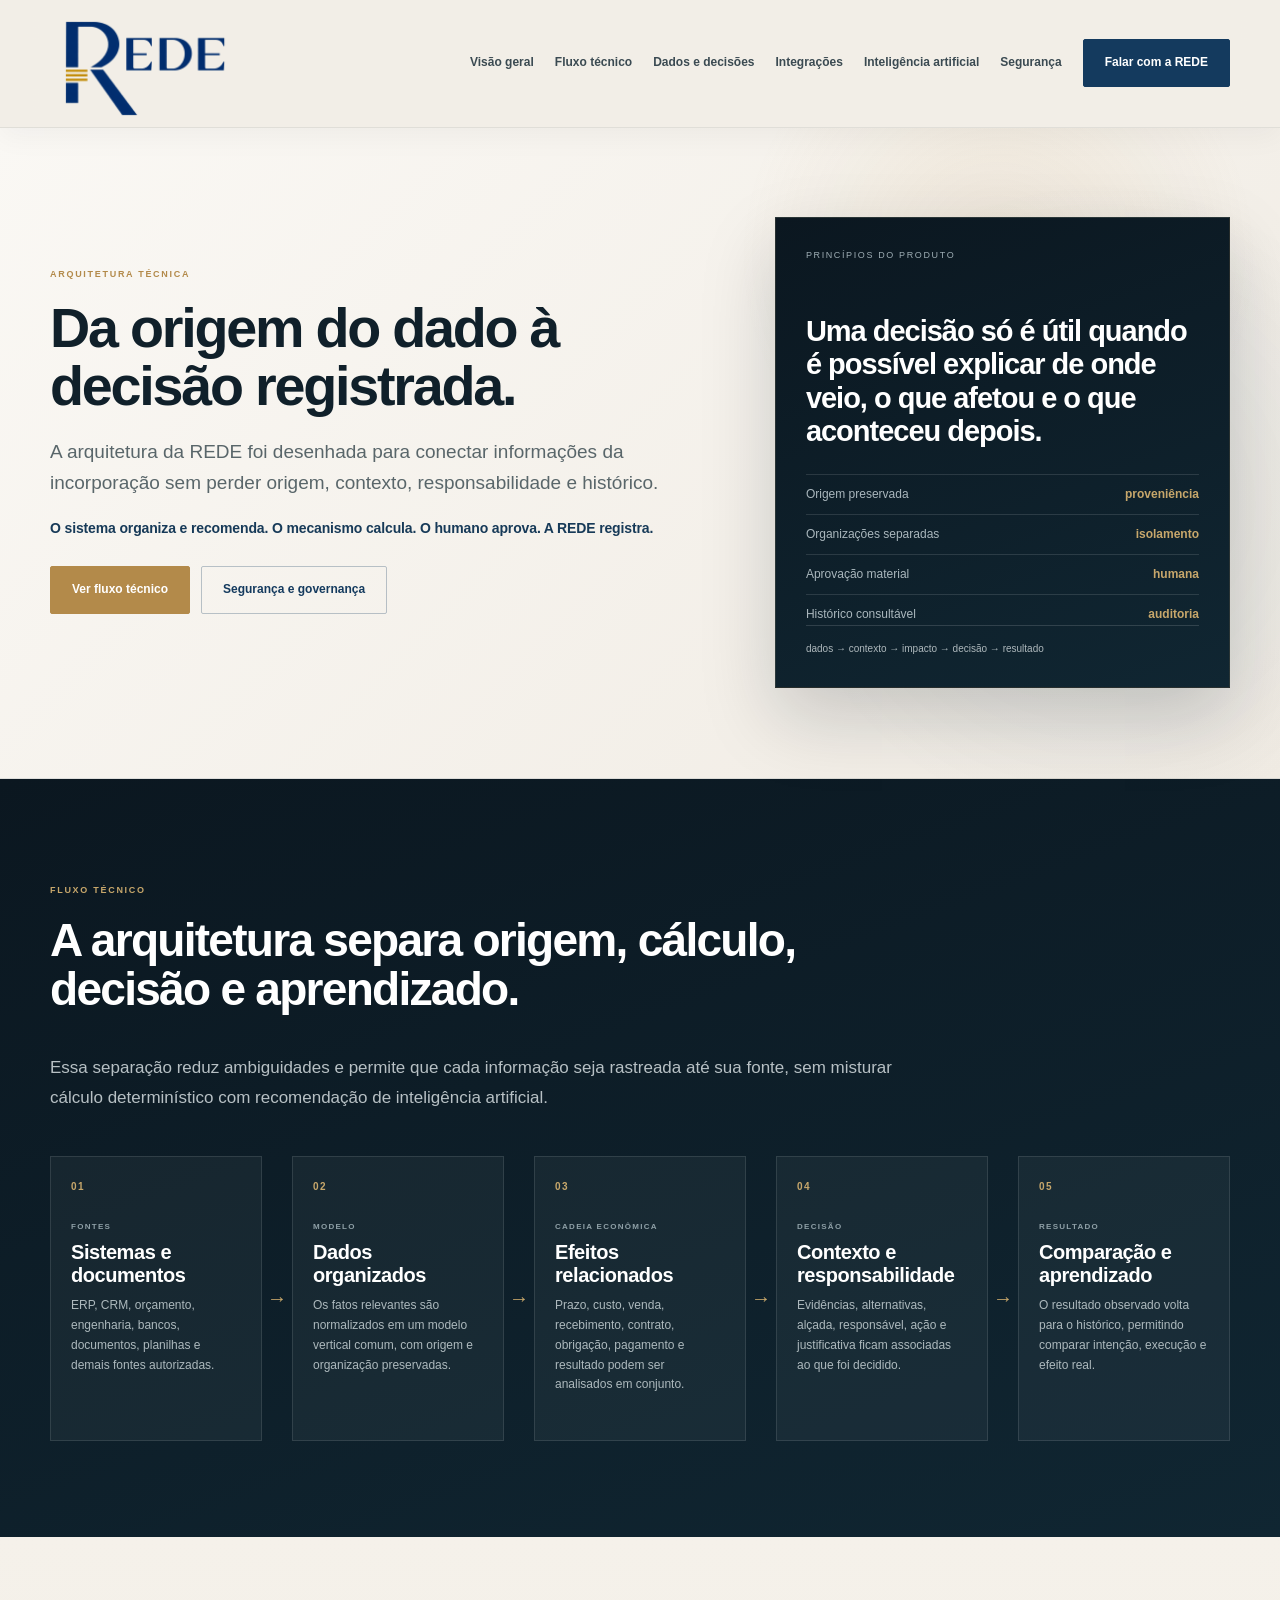
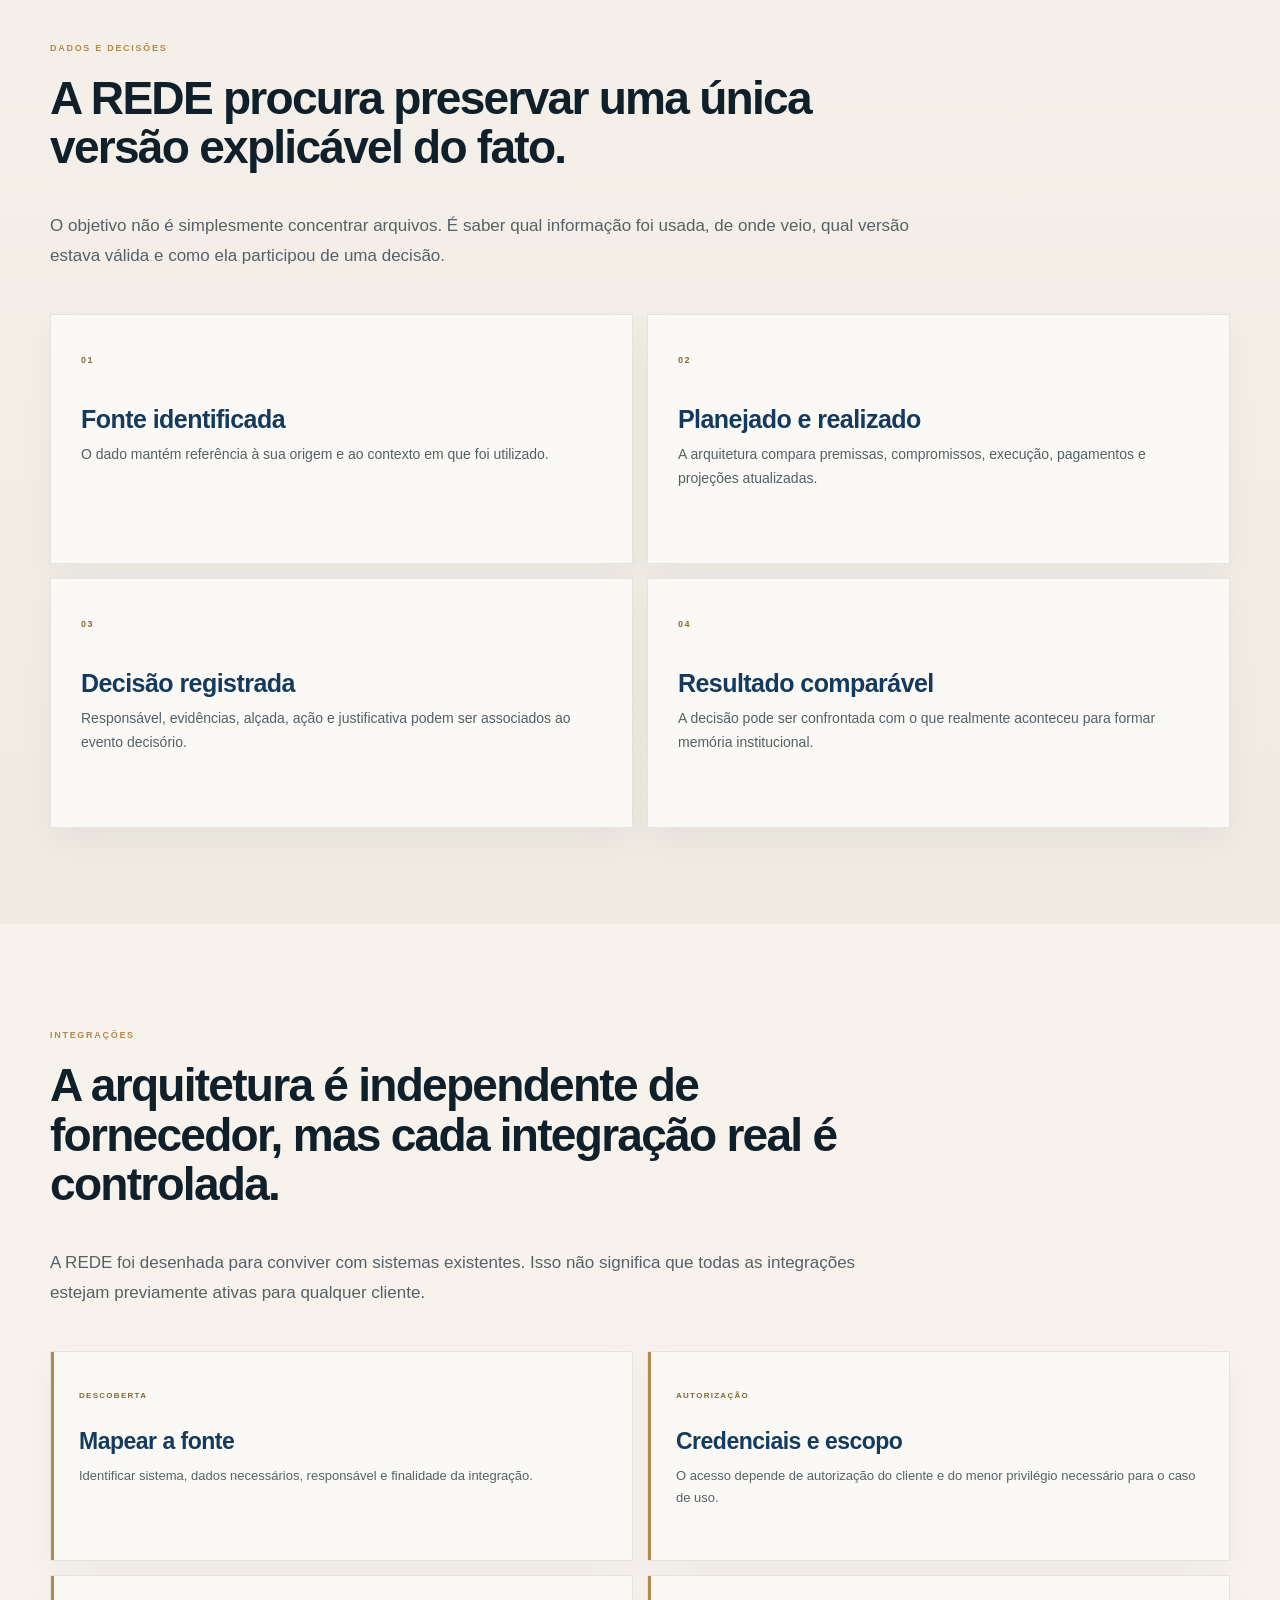
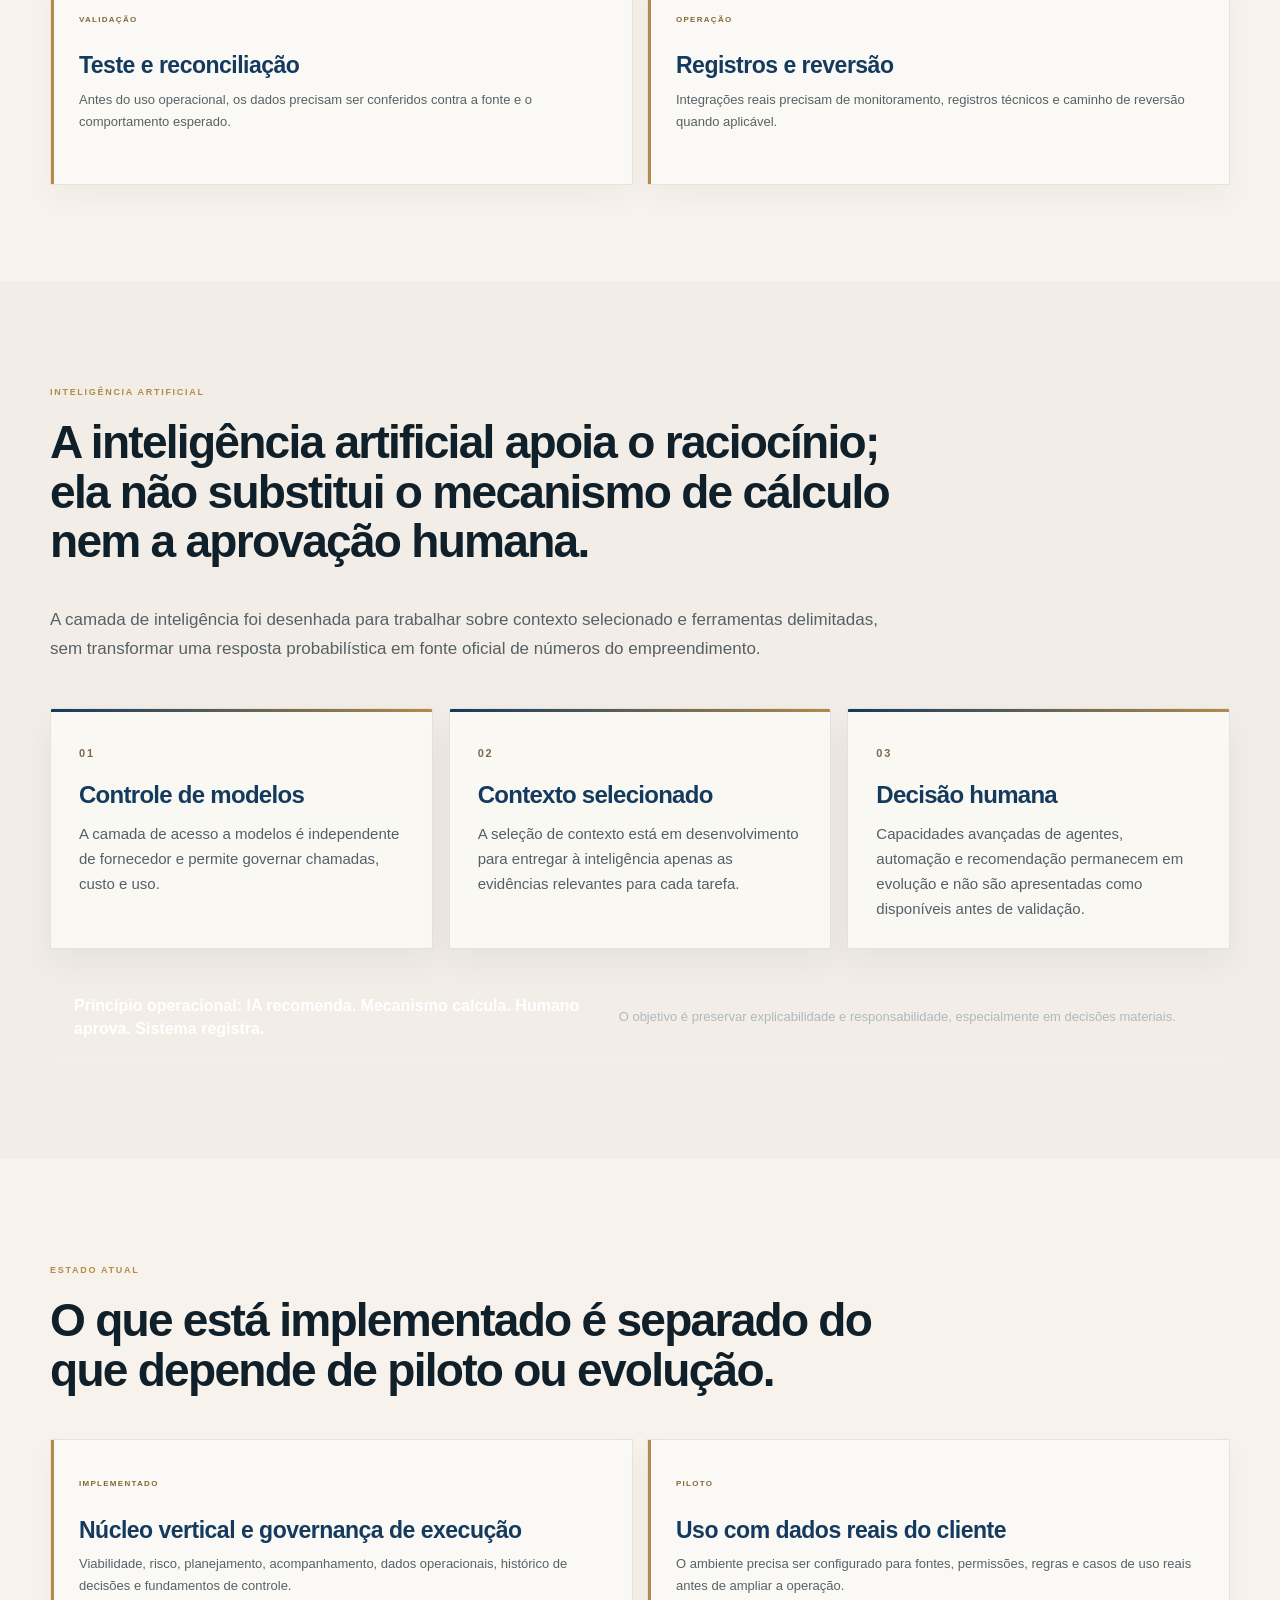
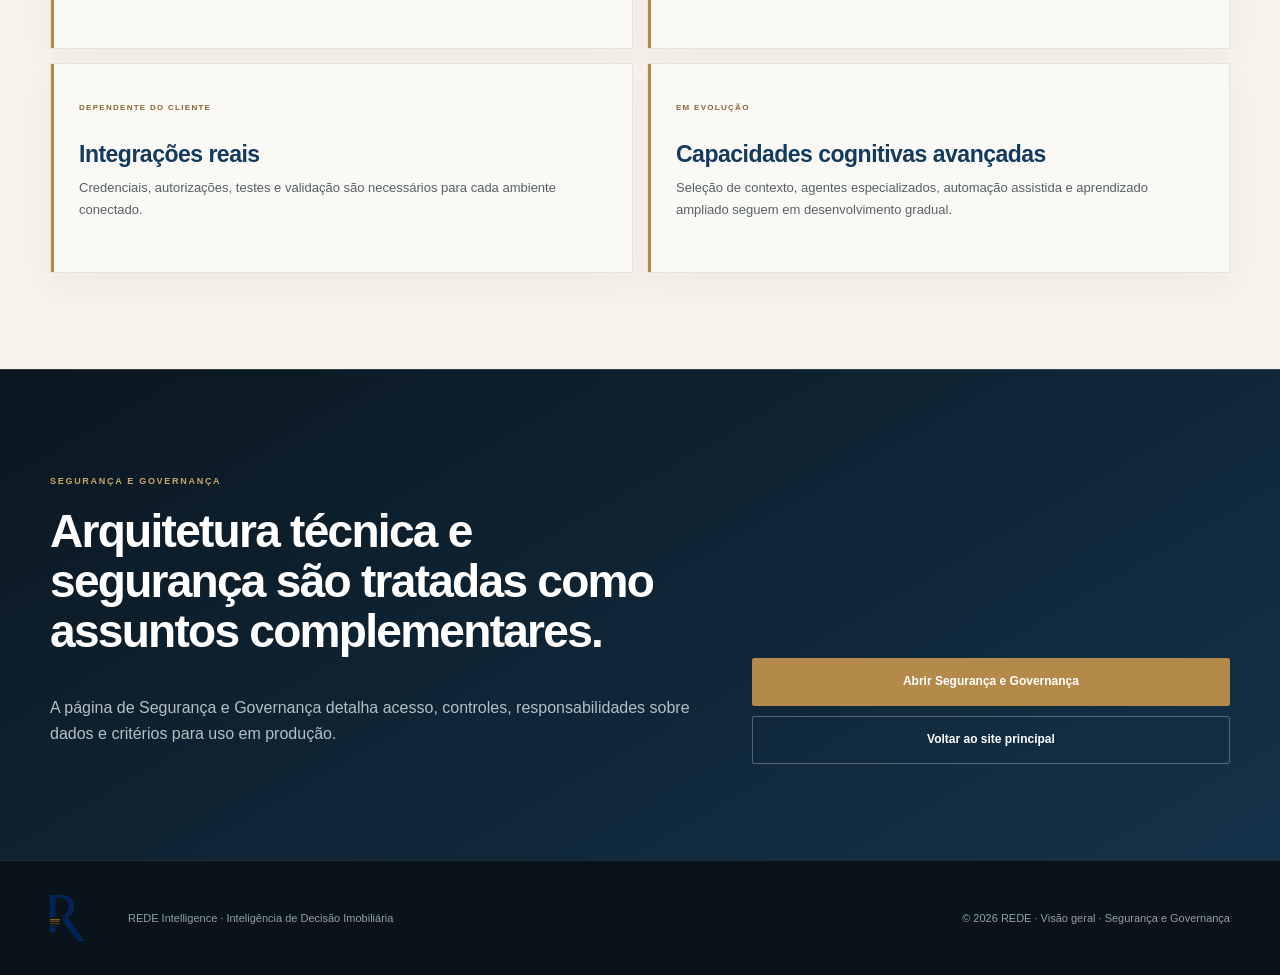
<file: arquitetura.html>
<!doctype html>
<html lang="pt-BR">
<head>
<meta charset="utf-8">
<meta name="viewport" content="width=device-width,initial-scale=1">
<title>REDE Intelligence — Arquitetura Técnica</title>
<meta name="description" content="Arquitetura técnica da REDE Intelligence: fontes, modelo de dados, cadeia econômica, decisões, integrações, inteligência artificial e governança.">
<style>
:root{--bg:#f2eee7;--paper:#fbf9f5;--paper2:#f6f2eb;--ink:#10202a;--muted:#66706e;--line:rgba(16,32,42,.12);--dark:#0b1720;--dark2:#102632;--navy:#143a5e;--blue:#1a4b78;--gold:#b38a4a;--gold2:#c7a76b;--sand:#e7ddcf;--sage:#87958d;--white:#fbfaf7;--red:#914b48}
*{box-sizing:border-box}html{scroll-behavior:smooth}body{margin:0;background:var(--bg);color:var(--ink);font-family:Inter,Arial,sans-serif;line-height:1.58}a{text-decoration:none;color:inherit}.container{width:min(1180px,calc(100% - 40px));margin:0 auto}.nav-wrap{position:sticky;top:0;z-index:80;background:rgba(244,241,235,.95);backdrop-filter:blur(16px);border-bottom:1px solid var(--line)}.nav{min-height:82px;display:flex;align-items:center;justify-content:space-between;gap:22px}.brand-logo{display:block;width:188px;height:auto}.nav-links{display:flex;align-items:center;gap:18px;font-size:12px;font-weight:800}.nav-links a:hover{opacity:.6}.menu-btn{display:none;border:0;background:none;font-size:25px}.btn{display:inline-flex;align-items:center;justify-content:center;min-height:46px;padding:0 19px;background:var(--ink);border:1px solid var(--ink);color:#fff;font-weight:800;font-size:12px;transition:.18s}.btn:hover{transform:translateY(-1px)}.btn-lime{background:var(--gold);border-color:var(--gold);color:#fff}.btn-ghost{background:transparent;color:var(--ink)}.btn-ghost-light{background:transparent;color:#fff;border-color:rgba(255,255,255,.28)}.eyebrow{display:inline-block;font-size:9px;letter-spacing:.2em;font-weight:900;margin-bottom:16px}.section{padding:88px 0}.section-head{max-width:830px;margin-bottom:40px}.section-head p,.lead{font-size:16px;color:var(--muted)}h1,h2,h3{font-family:Manrope,Inter,Arial,sans-serif;margin-top:0}h1{font-size:clamp(44px,5.4vw,72px);line-height:1.01;letter-spacing:-.052em;margin-bottom:23px}h1 em{font-style:normal;color:#4e5c63}h2{font-size:clamp(33px,4vw,50px);line-height:1.06;letter-spacing:-.042em}h3{letter-spacing:-.025em}.hero{background:radial-gradient(circle at 78% 25%,rgba(184,146,79,.16),transparent 25%),linear-gradient(135deg,#f7f4ee,#efede7);border-bottom:1px solid var(--line)}.hero-grid{min-height:680px;display:grid;grid-template-columns:1.18fr .82fr;gap:58px;align-items:center;padding:70px 0}.hero-copy>p{max-width:760px;font-size:18px;color:#5a676b}.hero-actions{display:flex;gap:11px;flex-wrap:wrap;margin:28px 0 34px}.proof-strip{display:grid;grid-template-columns:repeat(3,1fr);gap:18px;border-top:1px solid var(--line);padding-top:18px}.proof-strip strong{display:block;font:800 18px Manrope}.proof-strip span{display:block;font-size:11px;color:var(--muted)}.hero-panel{background:var(--dark);color:#fff;padding:26px;min-height:430px;display:flex;flex-direction:column;box-shadow:0 24px 60px rgba(7,17,15,.14)}.hero-panel .tiny{font-size:9px;letter-spacing:.18em;color:#aeb8bc}.hero-panel h3{font-size:27px;line-height:1.15;margin:52px 0 26px}.signal-list{display:grid;gap:9px}.signal{display:grid;grid-template-columns:1fr auto;gap:12px;border-top:1px solid rgba(255,255,255,.14);padding-top:10px;font-size:12px}.signal span{color:#aeb8bc}.signal strong{color:var(--gold)}.hero-panel .bottom{margin-top:auto;border-top:1px solid rgba(255,255,255,.14);padding-top:15px;font-size:10px;color:#aeb8bc}.truth-band{background:#ece6db;border-bottom:1px solid var(--line)}.truth-grid{display:grid;grid-template-columns:repeat(5,1fr)}.truth-grid div{padding:18px;border-right:1px solid var(--line)}.truth-grid div:first-child{border-left:1px solid var(--line)}.truth-grid strong{display:block;font:800 13px Manrope}.truth-grid span{font-size:10px;color:var(--muted)}.problem-grid,.today-grid,.module-grid,.faq-grid{display:grid;grid-template-columns:repeat(2,1fr);gap:12px}.problem-grid article,.today-card,.module-card,.faq-item{border:1px solid var(--line);background:rgba(255,255,255,.3);padding:26px}.problem-grid article{min-height:180px}.num{font-size:9px;letter-spacing:.18em;color:var(--muted);font-weight:900}.problem-grid h3,.today-card h3,.module-card h3{font-size:21px;margin:30px 0 7px}.problem-grid p,.today-card p,.module-card p{font-size:13px;color:var(--muted);margin:0}.impact-box{margin-top:20px;background:var(--ink);color:#fff;padding:23px 26px;display:grid;grid-template-columns:140px 1fr;gap:20px;align-items:center}.impact-box span{font-size:9px;color:var(--gold);font-weight:900;letter-spacing:.18em}.impact-box strong{font:700 18px/1.35 Manrope}.dark{background:var(--dark);color:#fff}.dark .section-head p{color:#b6c0c4}.chain{display:grid;grid-template-columns:repeat(7,1fr);border:1px solid rgba(255,255,255,.14);margin:34px 0}.chain div{padding:17px 10px;border-right:1px solid rgba(255,255,255,.14)}.chain div:last-child{border-right:0}.chain span{display:block;font-size:8px;color:var(--gold);margin-bottom:12px}.chain strong{font-size:11px}.triad{display:grid;grid-template-columns:repeat(3,1fr);gap:1px;background:rgba(255,255,255,.1);border:1px solid rgba(255,255,255,.1)}.triad article{padding:26px;background:var(--dark);min-height:175px}.triad h3{font-size:21px;margin-bottom:8px}.triad p{font-size:13px;color:#aeb8bc;margin:0}.status-layout{display:grid;grid-template-columns:1fr 1fr;gap:56px;align-items:start}.status-list{display:grid;gap:10px}.status-card{border:1px solid var(--line);background:rgba(255,255,255,.3);padding:20px}.badge{display:inline-flex;padding:5px 8px;font-size:8px;letter-spacing:.13em;font-weight:900;border-radius:2px}.b-now{background:#e8e2d4;color:#6f5526}.b-pilot{background:#dde5ee;color:#36506f}.b-fornecedor{background:#efe5d2;color:#7b6133}.b-dev{background:#e8dfd1;color:#705c3c}.b-road{background:#e7e3dc;color:#5f5a54}.status-card h3{font-size:18px;margin:13px 0 6px}.status-card p{font-size:12px;color:var(--muted);margin:0}.entry{background:linear-gradient(180deg,#e7ddcd 0%,#ddd0bd 100%);border-top:1px solid rgba(13,23,21,.08);border-bottom:1px solid rgba(13,23,21,.08)}.entry-grid{display:grid;grid-template-columns:.9fr 1.1fr;gap:62px;align-items:center}.diag-steps{counter-reset:step;border-top:1px solid rgba(13,23,21,.25)}.diag-steps>div{display:grid;grid-template-columns:42px minmax(0,1fr);gap:15px;padding:16px 0;border-bottom:1px solid rgba(13,23,21,.25);align-items:flex-start}.diag-steps b{font:800 13px Manrope}.diag-steps p{font-size:12px;margin:2px 0 0;color:#4f5b60}.compare{background:#0d1b25;color:#fff}.compare-grid{display:grid;grid-template-columns:1fr 1fr;gap:65px;align-items:center}.compare .lead{color:#b6c0c4}.compare-stack{border-top:1px solid rgba(255,255,255,.14)}.compare-stack div{display:grid;grid-template-columns:130px 1fr;gap:16px;padding:15px 0;border-bottom:1px solid rgba(255,255,255,.14)}.compare-stack strong{font:800 13px Manrope}.compare-stack span{font-size:12px;color:#9daaa5}.compare-stack .rede strong{color:var(--gold)}.compare-stack .rede span{color:#fff}.demo-wrap{display:grid;grid-template-columns:1.08fr .92fr;gap:50px;align-items:center}.demo-frame{background:var(--dark);padding:14px;border:1px solid #22322e;box-shadow:0 24px 60px rgba(7,17,15,.12)}.demo-bar{display:flex;gap:6px;padding:4px 0 12px}.dot{width:7px;height:7px;border-radius:50%;background:#56635e}.demo-screen{background:#102632;color:#fff;min-height:330px;padding:22px}.demo-screen small{color:#aab5ba}.demo-title{font:800 20px Manrope;margin:8px 0 20px}.demo-kpis{display:grid;grid-template-columns:repeat(3,1fr);gap:9px}.demo-kpis div,.demo-exceptions div{border:1px solid rgba(255,255,255,.12);padding:12px}.demo-kpis span{display:block;font-size:8px;color:#aab5ba}.demo-kpis strong{font-size:13px}.demo-exceptions{display:grid;gap:7px;margin-top:13px}.demo-exceptions div{display:grid;grid-template-columns:1fr auto;gap:12px;font-size:10px}.demo-exceptions em{font-style:normal;color:var(--gold)}.demo-note{font-size:10px;color:var(--muted);margin-top:8px}.evolution{background:#ebe9e3}.road-grid{display:grid;grid-template-columns:repeat(3,1fr);gap:12px}.road-card{border:1px solid var(--line);padding:24px;background:rgba(255,255,255,.32)}.road-card h3{font-size:19px;margin:23px 0 7px}.road-card p{font-size:12px;color:var(--muted)}.road-card ul{padding-left:18px;margin:10px 0 0;font-size:12px;color:var(--muted)}.proof{background:var(--dark);color:#fff}.proof-grid{display:grid;grid-template-columns:.85fr 1.15fr;gap:65px;align-items:center}.proof .lead{color:#b6c0c4}.proof-stats{display:grid;grid-template-columns:repeat(3,1fr);gap:12px}.proof-stats div{border-top:1px solid rgba(255,255,255,.16);padding-top:16px}.proof-stats strong{display:block;font:800 21px Manrope;color:var(--gold)}.proof-stats span{font-size:11px;color:#a1aea8}.buyer-grid{display:grid;grid-template-columns:repeat(4,1fr);gap:12px}.buyer-card{border:1px solid var(--line);padding:23px;min-height:190px}.buyer-card span{font-size:8px;letter-spacing:.17em;color:var(--muted);font-weight:900}.buyer-card h3{font-size:18px;margin:28px 0 7px}.buyer-card p{font-size:12px;color:var(--muted)}.faq-item button{width:100%;border:0;background:none;text-align:left;padding:0;font:800 16px Manrope;color:var(--ink);cursor:pointer;display:flex;justify-content:space-between;gap:15px}.faq-answer{display:none;padding-top:12px;font-size:13px;color:var(--muted)}.faq-item.open .faq-answer{display:block}.cta{background:linear-gradient(180deg,#e7ddcd 0%,#ddd0bd 100%);border-top:1px solid rgba(13,23,21,.08)}.cta-grid{display:grid;grid-template-columns:1.15fr .85fr;gap:55px;align-items:end}.cta-actions{display:flex;flex-direction:column;gap:10px}.cta small{font-size:11px;color:#5a5348}.footer{background:#07100e;color:#fff;padding:34px 0}.footer-grid{display:grid;grid-template-columns:56px 1fr auto;gap:22px;align-items:center}.footer-logo{width:34px;display:block}.footer p{font-size:11px;color:#9da8ad;margin:0}.security-link{color:var(--blue);font-weight:800}.note{font-size:11px;color:var(--muted)}
@media(max-width:980px){.nav-links{gap:11px}.nav-links a{font-size:10px}.hero-grid,.status-layout,.entry-grid,.compare-grid,.demo-wrap,.proof-grid,.cta-grid{grid-template-columns:1fr}.hero-grid{min-height:auto;padding:60px 0}.truth-grid{grid-template-columns:repeat(2,1fr)}.buyer-grid{grid-template-columns:repeat(2,1fr)}.road-grid{grid-template-columns:1fr 1fr}.chain{grid-template-columns:repeat(2,1fr)}}
@media(max-width:760px){.menu-btn{display:block}.nav-links{display:none;position:absolute;left:0;right:0;top:82px;background:var(--bg);padding:18px;flex-direction:column;border-bottom:1px solid var(--line)}.nav-links.open{display:flex}.problem-grid,.today-grid,.module-grid,.faq-grid,.triad,.proof-strip,.proof-stats,.buyer-grid,.road-grid{grid-template-columns:1fr}.impact-box{grid-template-columns:1fr;gap:7px}.truth-grid{grid-template-columns:1fr}.truth-grid div{border-left:1px solid var(--line)}.chain{grid-template-columns:1fr}.chain div{display:grid;grid-template-columns:40px 1fr;align-items:center;border-bottom:1px solid rgba(255,255,255,.14)}.chain span{margin:0}.footer-grid{grid-template-columns:1fr;justify-items:start}.demo-kpis{grid-template-columns:1fr}.hero-actions .btn{width:100%}}
@media(max-width:520px){.container{width:min(100% - 26px,1180px)}.brand-logo{width:160px}.section{padding:70px 0}h1{font-size:40px}h2{font-size:33px}.hero-copy>p{font-size:16px}}

.contact-form-card{margin-top:38px;background:#f7f4ee;border:1px solid rgba(13,23,21,.18);padding:30px;color:var(--ink)}
.contact-form-head{max-width:680px;margin-bottom:24px}
.contact-form-head h3{font-size:26px;margin:0 0 8px}
.contact-form-head p{font-size:13px;color:var(--muted);margin:0}
.form-grid{display:grid;grid-template-columns:1fr 1fr;gap:16px}
.contact-form label{display:flex;flex-direction:column;gap:7px}
.contact-form label>span{font-size:11px;font-weight:800;color:#35413d}
.contact-form input,.contact-form textarea{width:100%;border:1px solid rgba(13,23,21,.2);background:#fff;color:var(--ink);font:500 14px Inter,Arial,sans-serif;padding:13px 14px;outline:none;border-radius:0}
.contact-form input:focus,.contact-form textarea:focus{border-color:var(--ink);box-shadow:0 0 0 2px rgba(13,23,21,.06)}
.contact-form textarea{resize:vertical;min-height:140px}
.form-full{grid-column:1/-1}
.contact-submit{margin-top:18px;min-width:180px}
.form-note{font-size:10px;color:var(--muted);margin:10px 0 0}
@media(max-width:700px){.form-grid{grid-template-columns:1fr}.form-full{grid-column:auto}.contact-form-card{padding:22px}}


.hero-icp{margin:22px 0 0;padding:14px 16px;border-left:3px solid var(--gold);background:rgba(13,23,21,.035);max-width:760px;display:grid;grid-template-columns:90px 1fr;gap:14px;align-items:start}
.hero-icp span{font-size:9px;letter-spacing:.16em;font-weight:900;color:var(--muted)}
.hero-icp strong{font:700 12px/1.5 Manrope,Inter,Arial,sans-serif;color:#33403b}
.ecosystem-grid{display:grid;grid-template-columns:repeat(3,1fr);gap:12px}
.ecosystem-card{border:1px solid rgba(78,95,88,.18);background:#f3f0e9;padding:28px;min-height:245px;box-shadow:0 12px 28px rgba(0,0,0,.07)}
.ecosystem-card>span,.value-grid article>span{font-size:9px;letter-spacing:.18em;color:#66736d;font-weight:900}
.ecosystem-card h3{font-size:22px;margin:36px 0 10px;color:#10202a}
.ecosystem-card p{font-size:13px;color:#4c5853;margin:0;line-height:1.65}
.ecosystem-card.rede-focus{background:#f0ece4;color:#10202a;border-color:rgba(184,146,79,.26);box-shadow:0 12px 28px rgba(0,0,0,.07)}
.ecosystem-card.rede-focus>span{color:#8a6b35}
.ecosystem-card.rede-focus p{color:#405049}
.ecosystem-note{margin-top:18px;border-top:1px solid var(--line);border-bottom:1px solid var(--line);padding:20px 0;display:grid;grid-template-columns:260px 1fr;gap:28px;align-items:center}
.ecosystem-note strong{font:800 15px Manrope;color:#ffffff}
.ecosystem-note span{font-size:13px;color:#a7b3ae;line-height:1.6}
.pilot-value{background:#eeece6}
.value-grid{display:grid;grid-template-columns:repeat(4,1fr);gap:12px}
.value-grid article{border:1px solid var(--line);background:rgba(255,255,255,.34);padding:24px;min-height:210px}
.value-grid h3{font-size:19px;margin:30px 0 7px}
.value-grid p{font-size:12px;color:var(--muted);margin:0}
@media(max-width:900px){
  .ecosystem-grid{grid-template-columns:1fr}
  .value-grid{grid-template-columns:1fr 1fr}
  .ecosystem-note{grid-template-columns:1fr;gap:6px}
}
@media(max-width:560px){
  .hero-icp{grid-template-columns:1fr;gap:5px}
  .value-grid{grid-template-columns:1fr}
}


.ecosystem-card.rede-focus h3{color:#10202a}
.ecosystem-card.rede-focus{position:relative}
.ecosystem-card.rede-focus:before{content:"";position:absolute;left:0;top:0;bottom:0;width:3px;background:#b8924f}


.section-footnote{margin-top:18px;font-size:12px;line-height:1.6;color:var(--muted);max-width:880px}

.problem{background:linear-gradient(180deg,#f3f0ea 0%,#efebe4 100%);border-top:1px solid var(--line);border-bottom:1px solid var(--line)}
.grid-4,.grid-3{display:grid;gap:18px;margin-top:30px}
.grid-4{grid-template-columns:repeat(2,minmax(0,1fr))}
.grid-3{grid-template-columns:repeat(3,minmax(0,1fr))}
.card{position:relative;background:#fbf9f4;border:1px solid rgba(19,33,28,.11);padding:28px 26px 24px;min-height:220px;box-shadow:0 12px 30px rgba(9,18,16,.06);overflow:hidden}
.card:before{content:"";position:absolute;left:0;top:0;width:100%;height:4px;background:linear-gradient(90deg,#143a5e 0%,#b8924f 100%)}
.card>span{display:inline-block;font-size:11px;letter-spacing:.16em;font-weight:900;color:#6b756f;margin-bottom:18px}
.card h3{font-size:28px;line-height:1.08;letter-spacing:-.03em;margin:0 0 12px;color:#10201a}
.card p{margin:0;color:#4b5752;font-size:15px;line-height:1.7}
.capability .card,.roadmap .card{background:#f8f5ef}
.problem .section-head{max-width:980px}
.problem .section-head p{max-width:900px}
.section .grid-3 .card h3{font-size:24px}
.entry-grid article h3{font-size:22px}
@media(max-width:980px){.grid-3,.grid-4{grid-template-columns:1fr 1fr}}
@media(max-width:640px){.grid-3,.grid-4{grid-template-columns:1fr}.card{min-height:auto;padding:24px 22px}}


.nav-wrap{box-shadow:0 6px 24px rgba(13,23,21,.04)}
.btn{border-radius:2px}
.btn-lime:hover{filter:brightness(.97)}
.entry .section-head p,.cta p{color:#4f4a41}
.hero-icp{background:rgba(184,146,79,.07);border-left:3px solid var(--gold)}
.eyebrow{color:#6d644d}
.card,.ecosystem-card,.status-card,.buyer-card,.faq-item,.road-card{border-radius:2px}
.footer{border-top:1px solid rgba(184,146,79,.16)}


/* === V9.7.3 — Direção de Arte REDE Intelligence === */
body{background:var(--bg);color:var(--ink);font-family:Inter,Arial,sans-serif;-webkit-font-smoothing:antialiased;text-rendering:optimizeLegibility}
.container{width:min(1180px,calc(100% - 48px))}
.section{padding:104px 0}
.section-head{max-width:880px;margin-bottom:48px}
.section-head p,.lead{font-size:16px;line-height:1.75;color:var(--muted)}
h1,h2,h3{color:inherit}
h1{font-size:clamp(46px,5.5vw,74px);line-height:.99;letter-spacing:-.055em}
h2{font-size:clamp(34px,4vw,52px);line-height:1.04;letter-spacing:-.045em}
.eyebrow{color:var(--gold);font-size:9px;letter-spacing:.22em;font-weight:900;margin-bottom:18px}

.nav-wrap{background:rgba(242,238,231,.94);border-bottom:1px solid rgba(16,32,42,.08);box-shadow:0 8px 28px rgba(16,32,42,.045)}
.nav{min-height:86px}
.nav-links{gap:21px;color:#3b4a52}
.nav-links a{transition:color .18s,opacity .18s}
.nav-links a:hover{color:var(--blue);opacity:1}
.brand-logo{width:190px}

.btn{min-height:48px;padding:0 21px;border-radius:2px;background:var(--navy);border-color:var(--navy);color:#fff;box-shadow:none;transition:transform .18s,background .18s,border-color .18s,box-shadow .18s}
.btn:hover{transform:translateY(-2px);background:#0e3152;border-color:#0e3152;box-shadow:0 10px 26px rgba(20,58,94,.12)}
.btn-lime{background:var(--gold);border-color:var(--gold);color:#fff}
.btn-lime:hover{background:#9f783c;border-color:#9f783c}
.btn-ghost{background:transparent;color:var(--navy);border-color:rgba(20,58,94,.28)}
.btn-ghost:hover{background:rgba(20,58,94,.045);border-color:rgba(20,58,94,.42)}

.hero{background:radial-gradient(circle at 78% 20%,rgba(179,138,74,.12),transparent 23%),radial-gradient(circle at 86% 58%,rgba(26,75,120,.08),transparent 28%),linear-gradient(135deg,#faf8f4 0%,#f0ebe3 100%);border-bottom:1px solid var(--line)}
.hero-grid{min-height:700px;gap:66px;padding:80px 0}
.hero-copy>p{font-size:18px;line-height:1.72;color:#5a676b}
.hero-icp{margin-top:24px;padding:16px 18px;border-left:3px solid var(--gold);background:rgba(179,138,74,.055)}
.hero-icp span{color:#75664d}
.hero-icp strong{color:#394951}
.hero-panel{background:linear-gradient(160deg,#0b1720 0%,#102632 100%);border:1px solid rgba(199,167,107,.15);box-shadow:0 30px 70px rgba(11,23,32,.18);padding:30px}
.hero-panel h3{font-size:29px;letter-spacing:-.035em}
.hero-panel .tiny{color:#9eadb4}
.signal{border-color:rgba(255,255,255,.12)}
.signal span{color:#aab7bd}.signal strong{color:var(--gold2)}
.proof-strip{gap:24px}.proof-strip strong{color:var(--navy)}

.truth-band{background:#e9e3d9;border-bottom:1px solid rgba(16,32,42,.09)}
.truth-grid div{padding:20px;border-color:rgba(16,32,42,.09)}
.truth-grid strong{color:var(--navy)}
.truth-grid span{color:#717a78}

.problem{background:linear-gradient(180deg,#f5f1ea 0%,#efeae2 100%)}
.grid-4,.grid-3{gap:16px;margin-top:34px}
.card{background:rgba(251,249,245,.92);border:1px solid rgba(16,32,42,.10);padding:30px 28px 26px;min-height:224px;box-shadow:0 16px 36px rgba(16,32,42,.055);transition:transform .2s,border-color .2s,box-shadow .2s}
.card:hover{transform:translateY(-3px);border-color:rgba(179,138,74,.28);box-shadow:0 20px 44px rgba(16,32,42,.075)}
.card:before{height:3px;background:linear-gradient(90deg,var(--navy) 0%,var(--gold) 100%)}
.card>span{color:#7c6a4e;margin-bottom:20px}
.card h3{color:var(--navy);font-size:26px;margin-bottom:13px}
.card p{color:#536067;line-height:1.72}

.capability{background:#fbf9f5}
.capability .card{background:#f7f3ec}
.section-footnote{border-left:2px solid rgba(179,138,74,.55);padding-left:14px;color:#707b7f}

.entry{background:linear-gradient(135deg,#e8ded0 0%,#ddd0bd 100%);border-top:1px solid rgba(16,32,42,.07);border-bottom:1px solid rgba(16,32,42,.08)}
.entry-grid{gap:72px}
.entry .eyebrow{color:#71552a}
.entry .lead{color:#4d5657!important}
.diag-steps{border-top-color:rgba(16,32,42,.18)}
.diag-steps>div{grid-template-columns:46px 1fr;padding:16px 0;border-bottom-color:rgba(16,32,42,.16)}
.diag-steps b{color:var(--blue);font-size:12px}
.diag-copy strong{font:800 14px Manrope,Inter,Arial,sans-serif;color:var(--ink)}
.diag-copy p{color:#555f60}

.compare{background:linear-gradient(160deg,#0b1720 0%,#102632 100%);color:#fff}
.compare .section-head p{color:#aeb9be}
.compare .eyebrow{color:var(--gold2)}
.ecosystem-grid{gap:14px}
.ecosystem-card{background:#f5f1e9;border:1px solid rgba(255,255,255,.07);padding:30px;min-height:250px;box-shadow:none}
.ecosystem-card h3{color:#173a58}.ecosystem-card p{color:#556166}
.ecosystem-card.rede-focus{background:#ece6da;border-color:rgba(199,167,107,.38);box-shadow:none}
.ecosystem-card.rede-focus:before{width:4px;background:var(--gold)}
.ecosystem-card.rede-focus>span{color:#8f6e36}.ecosystem-card.rede-focus h3{color:var(--navy)}
.ecosystem-note{border-color:rgba(255,255,255,.13)}
.ecosystem-note strong{color:#fff}.ecosystem-note span{color:#aeb9be}

.pilot-value{background:#f0ece5}
.value-grid{gap:14px}
.value-grid article{background:#fbf9f5;border:1px solid rgba(16,32,42,.1);padding:27px;min-height:218px;box-shadow:0 14px 30px rgba(16,32,42,.04)}
.value-grid article>span{color:#876b3d}.value-grid h3{color:var(--navy);font-size:20px}.value-grid p{color:#5c686c;line-height:1.68}

.demo-wrap{gap:64px}
.demo-frame{background:#0b1720;border:1px solid rgba(199,167,107,.18);box-shadow:0 28px 64px rgba(11,23,32,.14)}
.demo-screen{background:#102632}
.demo-exceptions em{color:var(--gold2)}

.roadmap,.plano.de.evolução{background:#f7f3ec}
.roadmap .card,.plano.de.evolução .card{background:#fbf9f5}

.proof{background:linear-gradient(160deg,#0a151e 0%,#102632 100%)}
.proof .eyebrow{color:var(--gold2)}
.proof-stats strong{color:var(--gold2);font-size:23px}
.proof-stats div{border-color:rgba(255,255,255,.14)}

.buyer-grid{gap:14px}
.buyer-card{background:#faf8f3;border:1px solid rgba(16,32,42,.1);padding:26px;min-height:205px;transition:transform .18s,border-color .18s}
.buyer-card:hover{transform:translateY(-2px);border-color:rgba(179,138,74,.30)}
.buyer-card span{color:#806941}.buyer-card h3{color:var(--navy)}

.faq-grid{gap:14px}
.faq-item{background:#faf8f3;border:1px solid rgba(16,32,42,.10);padding:24px 26px}
.faq-item button{color:var(--navy)}
.faq-item button span{color:var(--gold);font-size:20px}
.faq-answer{line-height:1.7;color:#606b70}

.cta{background:linear-gradient(150deg,#0b1720 0%,#14324a 100%);color:#fff;border-top:1px solid rgba(199,167,107,.18)}
.cta .eyebrow{color:var(--gold2)}
.cta h2{color:#fff}
.cta p,.cta small{color:#b5c0c4}
.cta .btn{background:var(--gold);border-color:var(--gold);color:#fff}
.cta .btn:hover{background:#9f783c;border-color:#9f783c}
.cta .btn-ghost{background:transparent;color:#fff;border-color:rgba(255,255,255,.28)}
.cta .btn-ghost:hover{background:rgba(255,255,255,.06);border-color:rgba(255,255,255,.42)}
.contact-form-card{background:#f7f2e9;border-color:rgba(199,167,107,.22);color:var(--ink);box-shadow:0 24px 54px rgba(5,13,18,.16)}
.contact-form-head .eyebrow{color:#806230}
.contact-form input,.contact-form textarea{border-color:rgba(16,32,42,.16);background:#fdfcf9}
.contact-form input:focus,.contact-form textarea:focus{border-color:var(--blue);box-shadow:0 0 0 2px rgba(26,75,120,.08)}

.footer{background:#08131b;border-top:1px solid rgba(199,167,107,.16)}
.footer p{color:#93a0a6}
.footer a:hover{color:var(--gold2)}

@media(max-width:980px){.section{padding:86px 0}.container{width:min(1180px,calc(100% - 36px))}.hero-grid{padding:64px 0}.entry-grid{gap:46px}}
@media(max-width:640px){.section{padding:70px 0}.container{width:min(1180px,calc(100% - 28px))}.hero-grid{padding:50px 0}.hero-panel{padding:24px}.card,.ecosystem-card,.buyer-card,.faq-item{padding:23px 21px}.entry-grid{gap:36px}.truth-grid div{padding:15px 12px}}


.diag-copy{display:block;min-width:0}
.diag-copy strong{display:block;max-width:none;line-height:1.18;margin-bottom:6px}
.diag-copy p{display:block;margin:0;line-height:1.55}


/* V9.8 — narrativa e arquitetura */
.hero-signature{font:700 15px/1.5 Manrope,Inter,Arial,sans-serif;color:var(--navy);margin:18px 0 0;max-width:720px}
.hero-icp{margin-top:22px}
.narrative-head{max-width:930px}
.narrative-head p{max-width:880px;line-height:1.75}
.problem-v98{background:linear-gradient(180deg,#f5f1ea 0%,#efebe3 100%)}
.problem-story{display:grid;grid-template-columns:repeat(2,minmax(0,1fr));gap:14px}
.problem-story article{background:#fbf9f5;border:1px solid rgba(16,32,42,.1);padding:30px;min-height:250px;box-shadow:0 14px 32px rgba(16,32,42,.045)}
.problem-story article>span{font-size:9px;letter-spacing:.17em;font-weight:900;color:#8a6b35}
.problem-story h3{font-size:25px;line-height:1.12;margin:34px 0 10px;color:var(--navy)}
.problem-story p{font-size:14px;color:#536066;line-height:1.7;margin:0}
.narrative-bridge{margin-top:20px;padding:22px 26px;border-left:3px solid var(--gold);background:#e9e2d6;font:700 17px/1.55 Manrope,Inter,Arial,sans-serif;color:#263c4a}
.architecture-v98{background:linear-gradient(160deg,#0b1720 0%,#102632 100%);color:#fff}
.architecture-v98 .section-head p{color:#b7c0c4}.architecture-v98 .eyebrow{color:var(--gold2)}
.architecture-flow{display:grid;grid-template-columns:minmax(0,1fr) 30px minmax(0,1fr) 30px minmax(0,1fr) 30px minmax(0,1fr) 30px minmax(0,1fr);align-items:stretch;margin-top:38px}
.architecture-step{background:rgba(255,255,255,.045);border:1px solid rgba(255,255,255,.11);padding:24px 20px;min-height:285px;display:grid;grid-template-rows:auto 1fr}
.architecture-step>span{font:800 10px Manrope,Inter,Arial,sans-serif;letter-spacing:.14em;color:var(--gold2)}
.architecture-step small{display:block;font-size:8px;letter-spacing:.16em;font-weight:900;color:#8fa0a7;margin:28px 0 8px}
.architecture-step h3{font-size:20px;line-height:1.13;margin:0 0 10px;color:#fff}
.architecture-step p{font-size:12px;line-height:1.65;color:#adb9bd;margin:0}
.architecture-connector{display:flex;align-items:center;justify-content:center;color:var(--gold2);font-size:20px}
.architecture-principle{margin-top:22px;padding:22px 24px;border-top:1px solid rgba(255,255,255,.13);border-bottom:1px solid rgba(255,255,255,.13);display:grid;grid-template-columns:1fr 1.15fr;gap:34px;align-items:center}
.architecture-principle strong{font:800 16px/1.45 Manrope,Inter,Arial,sans-serif;color:#fff}.architecture-principle span{font-size:13px;line-height:1.65;color:#aeb9be}
.current-v98{background:#f7f3ec}
.current-grid{display:grid;grid-template-columns:repeat(2,minmax(0,1fr));gap:14px}
.current-grid article{position:relative;background:#fbf9f5;border:1px solid rgba(16,32,42,.1);padding:28px 28px 26px;min-height:210px;box-shadow:0 12px 28px rgba(16,32,42,.04)}
.current-grid article:before{content:"";position:absolute;left:0;top:0;bottom:0;width:3px;background:var(--gold)}
.status-label{display:inline-block;font-size:8px;letter-spacing:.16em;font-weight:900;color:#856735;margin-bottom:26px}
.current-grid h3{font-size:23px;line-height:1.15;color:var(--navy);margin:0 0 10px}.current-grid p{font-size:13px;line-height:1.7;color:#566267;margin:0}
.entry{margin-top:0}
@media(max-width:1080px){.architecture-flow{grid-template-columns:1fr}.architecture-connector{height:28px;transform:rotate(90deg)}.architecture-step{min-height:auto}.architecture-step small{margin-top:18px}}
@media(max-width:760px){.problem-story,.current-grid,.architecture-principle{grid-template-columns:1fr}.problem-story article{min-height:auto}.architecture-principle{gap:10px}.hero-signature{font-size:14px}}

.hero-signature{
  margin:22px 0 0;
  font:800 14px/1.45 Manrope,Inter,Arial,sans-serif;
  color:var(--navy,#173a58);
  letter-spacing:-.01em;
}


.hero h1{font:800 clamp(42px,5.6vw,72px)/.98 Manrope,Inter,Arial,sans-serif;letter-spacing:-.045em;max-width:820px;margin:0 0 18px;color:var(--ink)}
.hero p{max-width:720px;font-size:20px;line-height:1.6}


/* V9.8.4 — Hero refinado */
.hero h1{
  font:700 clamp(34px,4.8vw,58px)/1.02 Manrope,Inter,Arial,sans-serif !important;
  letter-spacing:-.04em !important;
  max-width:900px !important;
  margin:0 0 20px !important;
  color:var(--ink) !important;
}
.hero p{
  max-width:760px !important;
  font-size:20px !important;
  line-height:1.62 !important;
}
.hero-signature{
  font:700 14px/1.45 Manrope,Inter,Arial,sans-serif !important;
  margin:18px 0 0 !important;
}
@media (max-width: 768px){
  .hero h1{font-size:clamp(30px,9vw,44px) !important; line-height:1.03 !important;}
  .hero p{font-size:18px !important;}
}


/* V9.8.5 — refinamento tipográfico global + hero dinâmico */
:root{--text-body:#556166;--text-soft:#6c777b}
body{font-size:16px;line-height:1.66}
.section{padding:96px 0}
.section-head{max-width:860px;margin-bottom:44px}
.section-head p,.lead{font-size:17px;line-height:1.72;color:var(--text-body)}
h2{font-size:clamp(32px,3.6vw,48px);line-height:1.08;letter-spacing:-.038em;font-weight:700}
h3{line-height:1.18;letter-spacing:-.022em;font-weight:700}
.eyebrow{font-size:9px;letter-spacing:.19em;margin-bottom:18px}

.hero-grid{min-height:650px;gap:70px;padding:76px 0}
.hero h1{
  font:650 clamp(38px,4.35vw,58px)/1.03 Manrope,Inter,Arial,sans-serif !important;
  letter-spacing:-.04em !important;
  max-width:790px !important;
  margin:0 0 22px !important;
}
.hero-copy>p,.hero p{
  max-width:700px !important;
  font-size:19px !important;
  line-height:1.62 !important;
  color:#59666a !important;
}
.hero-signature{
  font:650 14px/1.45 Manrope,Inter,Arial,sans-serif !important;
  color:#173a58 !important;
  margin:18px 0 0 !important;
}
.hero-icp{margin-top:24px}
.hero-actions{margin:28px 0 32px}
.proof-strip{padding-top:20px}

.card h3,.ecosystem-card h3,.buyer-card h3,.value-grid h3{font-weight:700}
.card p,.ecosystem-card p,.buyer-card p,.value-grid p,.faq-answer{line-height:1.68}

@media(max-width:980px){
  .section{padding:78px 0}
  .hero-grid{padding:60px 0;gap:44px}
}
@media(max-width:768px){
  .hero h1{font-size:clamp(34px,9vw,46px) !important;line-height:1.04 !important;}
  .hero-copy>p,.hero p{font-size:17px !important;line-height:1.62 !important;}
  .section-head p,.lead{font-size:16px}
}


/* V9.8.6 — bloco Para quem mais enxuto */
.hero-icp{
  padding:14px 16px;
}
.hero-icp strong{
  line-height:1.45;
}
@media(max-width:768px){
  .hero-icp{padding:12px 14px;margin-top:18px}
  .hero-icp strong{font-size:13px;line-height:1.4}
}


/* V9.8.7 — bloco Para quem final */
.hero-icp{
  grid-template-columns:90px minmax(0,1fr);
  padding:14px 16px;
}
.hero-icp strong{
  font-size:12px;
  line-height:1.5;
  font-weight:700;
  max-width:840px;
}
@media(max-width:768px){
  .hero-icp{
    grid-template-columns:1fr;
    gap:6px;
    padding:12px 14px;
  }
  .hero-icp strong{
    font-size:13px;
    line-height:1.45;
    font-weight:650;
  }
}

</style>

<link rel="icon" type="image/png" href="rede-logo-monograma-transparente.png?v=3">
<link rel="shortcut icon" type="image/png" href="rede-logo-monograma-transparente.png?v=3">
<link rel="apple-touch-icon" href="rede-logo-monograma-transparente.png?v=3">

</head>
<body>
<header class="nav-wrap">
<nav class="nav container">
<a href="index.html#inicio"><img class="brand-logo" src="rede-logo-full-transparente.png" alt="REDE Intelligence"></a>
<button class="menu-btn" aria-label="Abrir menu">☰</button>
<div class="nav-links">
<a href="index.html">Visão geral</a>
<a href="#fluxo">Fluxo técnico</a>
<a href="#dados">Dados e decisões</a>
<a href="#integracoes">Integrações</a>
<a href="#ia">Inteligência artificial</a>
<a href="seguranca.html">Segurança</a>
<a class="btn" href="index.html#contato">Falar com a REDE</a>
</div>
</nav>
</header>

<main>
<section class="hero" id="inicio">
<div class="container hero-grid">
<div class="hero-copy">
<span class="eyebrow">ARQUITETURA TÉCNICA</span>
<h1>Da origem do dado à decisão registrada.</h1>
<p>A arquitetura da REDE foi desenhada para conectar informações da incorporação sem perder origem, contexto, responsabilidade e histórico.</p>
<div class="hero-signature">O sistema organiza e recomenda. O mecanismo calcula. O humano aprova. A REDE registra.</div>
<div class="hero-actions">
<a class="btn btn-lime" href="#fluxo">Ver fluxo técnico</a>
<a class="btn btn-ghost" href="seguranca.html">Segurança e governança</a>
</div>
</div>
<aside class="hero-panel">
<span class="tiny">PRINCÍPIOS DO PRODUTO</span>
<h3>Uma decisão só é útil quando é possível explicar de onde veio, o que afetou e o que aconteceu depois.</h3>
<div class="signal-list">
<div class="signal"><span>Origem preservada</span><strong>proveniência</strong></div>
<div class="signal"><span>Organizações separadas</span><strong>isolamento</strong></div>
<div class="signal"><span>Aprovação material</span><strong>humana</strong></div>
<div class="signal"><span>Histórico consultável</span><strong>auditoria</strong></div>
</div>
<div class="bottom">dados → contexto → impacto → decisão → resultado</div>
</aside>
</div>
</section>

<section class="section architecture-v98" id="fluxo">
<div class="container">
<div class="section-head narrative-head">
<span class="eyebrow">FLUXO TÉCNICO</span>
<h2>A arquitetura separa origem, cálculo, decisão e aprendizado.</h2>
<p>Essa separação reduz ambiguidades e permite que cada informação seja rastreada até sua fonte, sem misturar cálculo determinístico com recomendação de inteligência artificial.</p>
</div>
<div class="architecture-flow">
<article class="architecture-step"><span>01</span><div><small>FONTES</small><h3>Sistemas e documentos</h3><p>ERP, CRM, orçamento, engenharia, bancos, documentos, planilhas e demais fontes autorizadas.</p></div></article>
<div class="architecture-connector">→</div>
<article class="architecture-step"><span>02</span><div><small>MODELO</small><h3>Dados organizados</h3><p>Os fatos relevantes são normalizados em um modelo vertical comum, com origem e organização preservadas.</p></div></article>
<div class="architecture-connector">→</div>
<article class="architecture-step"><span>03</span><div><small>CADEIA ECONÔMICA</small><h3>Efeitos relacionados</h3><p>Prazo, custo, venda, recebimento, contrato, obrigação, pagamento e resultado podem ser analisados em conjunto.</p></div></article>
<div class="architecture-connector">→</div>
<article class="architecture-step"><span>04</span><div><small>DECISÃO</small><h3>Contexto e responsabilidade</h3><p>Evidências, alternativas, alçada, responsável, ação e justificativa ficam associadas ao que foi decidido.</p></div></article>
<div class="architecture-connector">→</div>
<article class="architecture-step"><span>05</span><div><small>RESULTADO</small><h3>Comparação e aprendizado</h3><p>O resultado observado volta para o histórico, permitindo comparar intenção, execução e efeito real.</p></div></article>
</div>
</div>
</section>

<section class="section problem-v98" id="dados">
<div class="container">
<div class="section-head narrative-head">
<span class="eyebrow">DADOS E DECISÕES</span>
<h2>A REDE procura preservar uma única versão explicável do fato.</h2>
<p>O objetivo não é simplesmente concentrar arquivos. É saber qual informação foi usada, de onde veio, qual versão estava válida e como ela participou de uma decisão.</p>
</div>
<div class="problem-story">
<article><span>01</span><h3>Fonte identificada</h3><p>O dado mantém referência à sua origem e ao contexto em que foi utilizado.</p></article>
<article><span>02</span><h3>Planejado e realizado</h3><p>A arquitetura compara premissas, compromissos, execução, pagamentos e projeções atualizadas.</p></article>
<article><span>03</span><h3>Decisão registrada</h3><p>Responsável, evidências, alçada, ação e justificativa podem ser associados ao evento decisório.</p></article>
<article><span>04</span><h3>Resultado comparável</h3><p>A decisão pode ser confrontada com o que realmente aconteceu para formar memória institucional.</p></article>
</div>
</div>
</section>

<section class="section current-v98" id="integracoes">
<div class="container">
<div class="section-head narrative-head">
<span class="eyebrow">INTEGRAÇÕES</span>
<h2>A arquitetura é independente de fornecedor, mas cada integração real é controlada.</h2>
<p>A REDE foi desenhada para conviver com sistemas existentes. Isso não significa que todas as integrações estejam previamente ativas para qualquer cliente.</p>
</div>
<div class="current-grid">
<article><span class="status-label">DESCOBERTA</span><h3>Mapear a fonte</h3><p>Identificar sistema, dados necessários, responsável e finalidade da integração.</p></article>
<article><span class="status-label">AUTORIZAÇÃO</span><h3>Credenciais e escopo</h3><p>O acesso depende de autorização do cliente e do menor privilégio necessário para o caso de uso.</p></article>
<article><span class="status-label">VALIDAÇÃO</span><h3>Teste e reconciliação</h3><p>Antes do uso operacional, os dados precisam ser conferidos contra a fonte e o comportamento esperado.</p></article>
<article><span class="status-label">OPERAÇÃO</span><h3>Registros e reversão</h3><p>Integrações reais precisam de monitoramento, registros técnicos e caminho de reversão quando aplicável.</p></article>
</div>
</div>
</section>

<section class="section" id="ia">
<div class="container">
<div class="section-head">
<span class="eyebrow">INTELIGÊNCIA ARTIFICIAL</span>
<h2>A inteligência artificial apoia o raciocínio; ela não substitui o mecanismo de cálculo nem a aprovação humana.</h2>
<p>A camada de inteligência foi desenhada para trabalhar sobre contexto selecionado e ferramentas delimitadas, sem transformar uma resposta probabilística em fonte oficial de números do empreendimento.</p>
</div>
<div class="grid-3">
<article class="card"><span>01</span><h3>Controle de modelos</h3><p>A camada de acesso a modelos é independente de fornecedor e permite governar chamadas, custo e uso.</p></article>
<article class="card"><span>02</span><h3>Contexto selecionado</h3><p>A seleção de contexto está em desenvolvimento para entregar à inteligência apenas as evidências relevantes para cada tarefa.</p></article>
<article class="card"><span>03</span><h3>Decisão humana</h3><p>Capacidades avançadas de agentes, automação e recomendação permanecem em evolução e não são apresentadas como disponíveis antes de validação.</p></article>
</div>
<div class="architecture-principle">
<strong>Princípio operacional: IA recomenda. Mecanismo calcula. Humano aprova. Sistema registra.</strong>
<span>O objetivo é preservar explicabilidade e responsabilidade, especialmente em decisões materiais.</span>
</div>
</div>
</section>

<section class="section current-v98">
<div class="container">
<div class="section-head narrative-head">
<span class="eyebrow">ESTADO ATUAL</span>
<h2>O que está implementado é separado do que depende de piloto ou evolução.</h2>
</div>
<div class="current-grid">
<article><span class="status-label">IMPLEMENTADO</span><h3>Núcleo vertical e governança de execução</h3><p>Viabilidade, risco, planejamento, acompanhamento, dados operacionais, histórico de decisões e fundamentos de controle.</p></article>
<article><span class="status-label">PILOTO</span><h3>Uso com dados reais do cliente</h3><p>O ambiente precisa ser configurado para fontes, permissões, regras e casos de uso reais antes de ampliar a operação.</p></article>
<article><span class="status-label">DEPENDENTE DO CLIENTE</span><h3>Integrações reais</h3><p>Credenciais, autorizações, testes e validação são necessários para cada ambiente conectado.</p></article>
<article><span class="status-label">EM EVOLUÇÃO</span><h3>Capacidades cognitivas avançadas</h3><p>Seleção de contexto, agentes especializados, automação assistida e aprendizado ampliado seguem em desenvolvimento gradual.</p></article>
</div>
</div>
</section>

<section class="section cta">
<div class="container cta-grid">
<div>
<span class="eyebrow">SEGURANÇA E GOVERNANÇA</span>
<h2>Arquitetura técnica e segurança são tratadas como assuntos complementares.</h2>
<p>A página de Segurança e Governança detalha acesso, controles, responsabilidades sobre dados e critérios para uso em produção.</p>
</div>
<div class="cta-actions">
<a class="btn" href="seguranca.html">Abrir Segurança e Governança</a>
<a class="btn btn-ghost" href="index.html">Voltar ao site principal</a>
</div>
</div>
</section>
</main>

<footer class="footer">
<div class="container footer-grid">
<img class="footer-logo" src="rede-logo-monograma-transparente.png" alt="REDE">
<p>REDE Intelligence · Inteligência de Decisão Imobiliária</p>
<p>© 2026 REDE · <a href="index.html">Visão geral</a> · <a href="seguranca.html">Segurança e Governança</a></p>
</div>
</footer>
<script>
const m=document.querySelector('.menu-btn'),n=document.querySelector('.nav-links');if(m&&n)m.onclick=()=>n.classList.toggle('open');
</script>
</body>
</html>
</file>
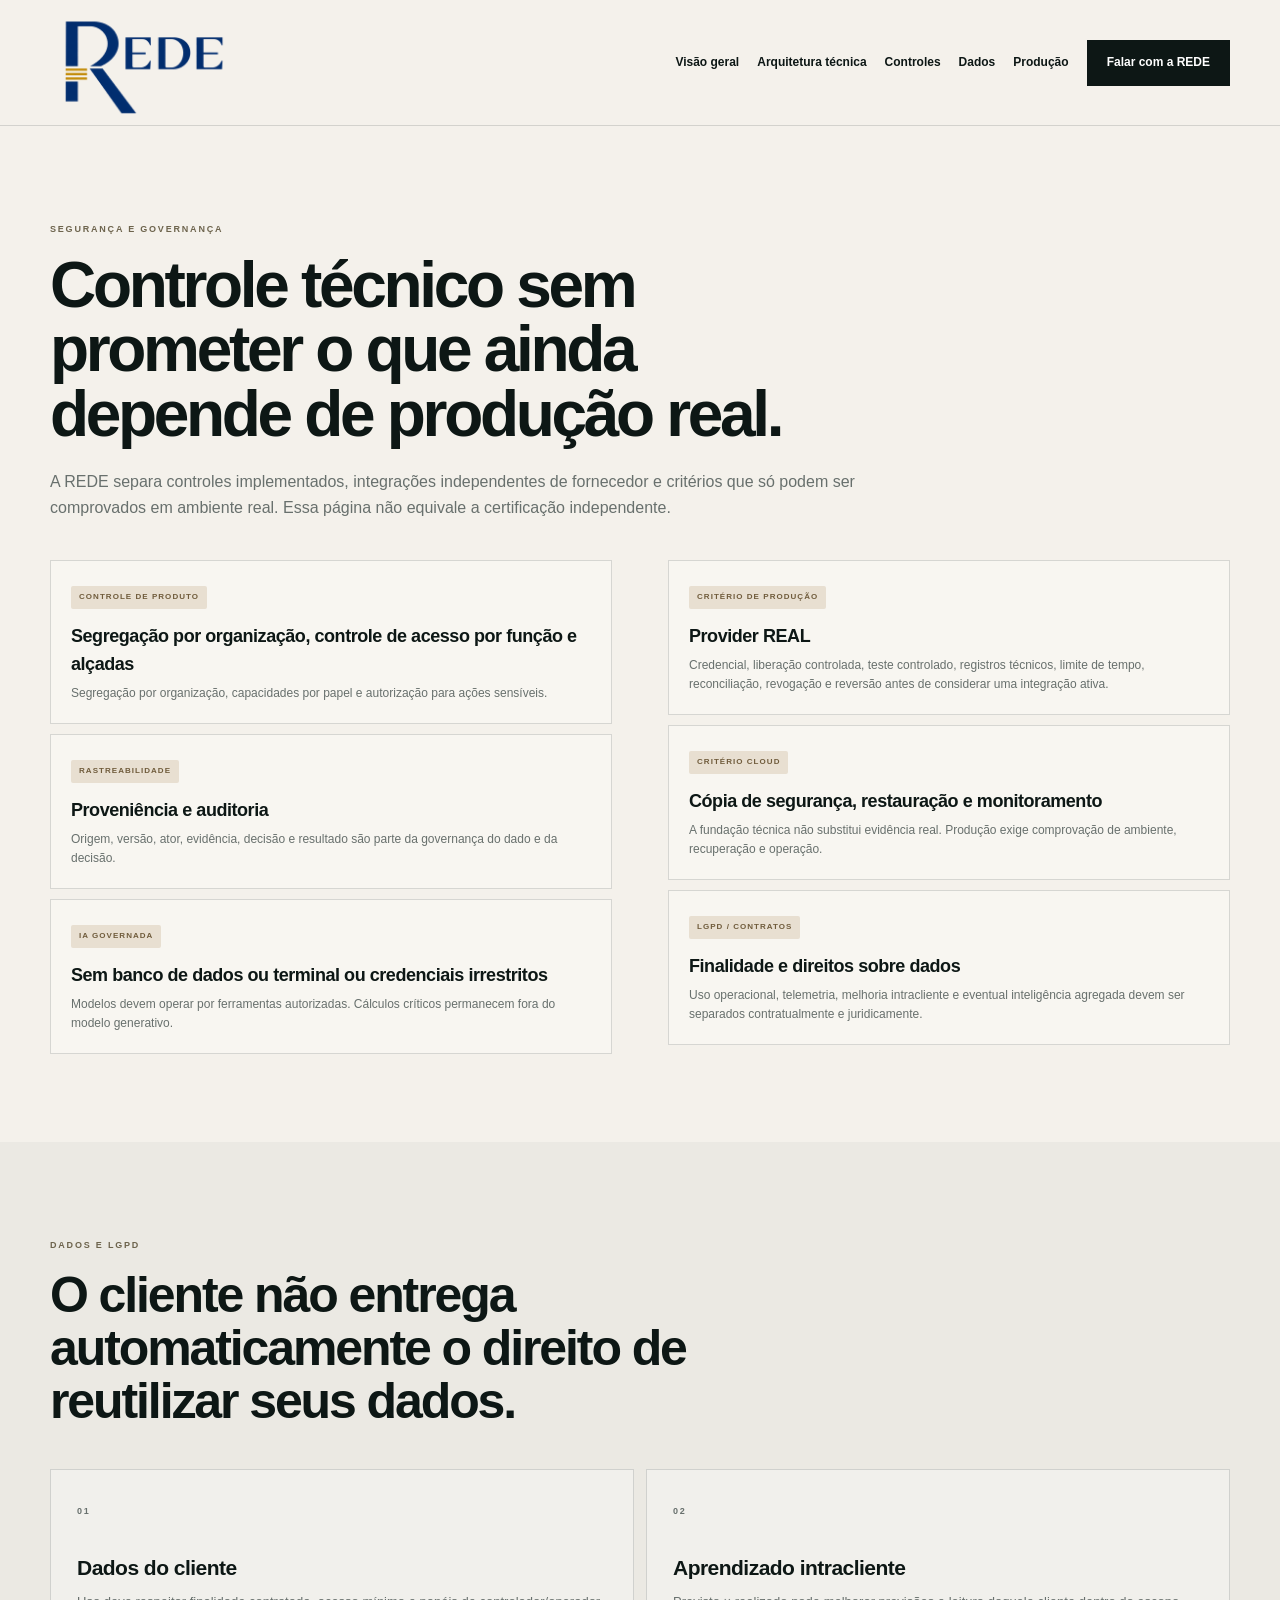
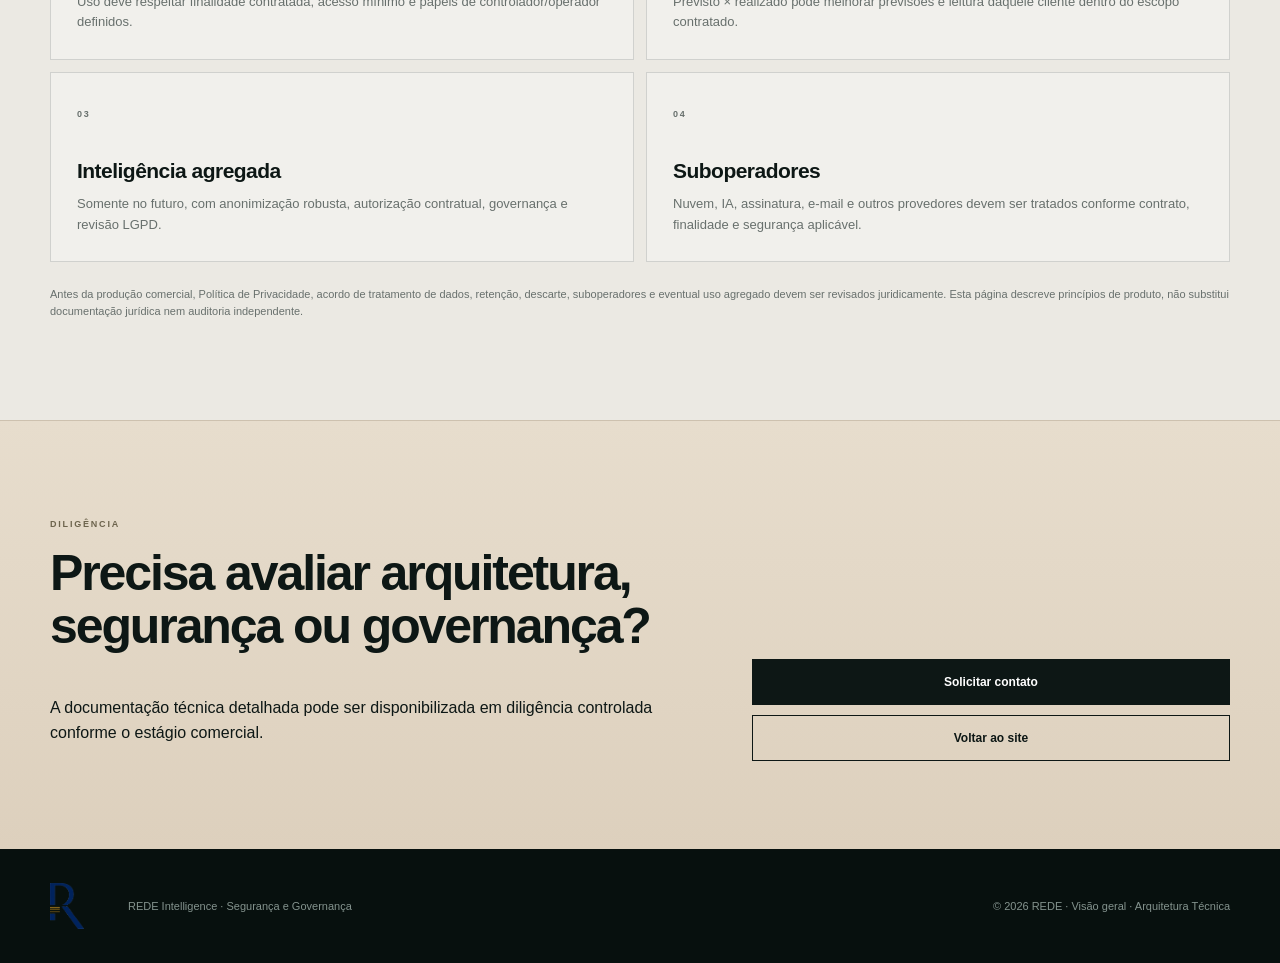
<file: seguranca.html>
<!DOCTYPE html>
<html lang="pt-BR"><head><meta charset="utf-8"/><meta content="width=device-width,initial-scale=1" name="viewport"/><title>REDE Intelligence — Segurança e Governança</title><meta content="A REDE Intelligence conecta fatos econômicos e operacionais da incorporação para mostrar onde a margem está vazando, quais riscos estão crescendo e quais decisões precisam ser tomadas - com evidência, antes que o problema chegue ao caixa." name="description"/><style>
:root{--bg:#f4f1eb;--paper:#faf8f3;--ink:#0d1715;--muted:#68706d;--line:rgba(13,23,21,.14);--dark:#07110f;--dark2:#0d1b18;--lime:#b38a4a;--blue:#143a5e;--gold:#b38a4a;--white:#f8f7f3;--amber:#a16d10;--red:#994141}
*{box-sizing:border-box}html{scroll-behavior:smooth}body{margin:0;background:var(--bg);color:var(--ink);font-family:Inter,Arial,sans-serif;line-height:1.58}a{text-decoration:none;color:inherit}.container{width:min(1180px,calc(100% - 40px));margin:0 auto}.nav-wrap{position:sticky;top:0;z-index:80;background:rgba(244,241,235,.95);backdrop-filter:blur(16px);border-bottom:1px solid var(--line)}.nav{min-height:82px;display:flex;align-items:center;justify-content:space-between;gap:22px}.brand-logo{display:block;width:188px;height:auto}.nav-links{display:flex;align-items:center;gap:18px;font-size:12px;font-weight:800}.nav-links a:hover{opacity:.6}.menu-btn{display:none;border:0;background:none;font-size:25px}.btn{display:inline-flex;align-items:center;justify-content:center;min-height:46px;padding:0 19px;background:var(--ink);border:1px solid var(--ink);color:#fff;font-weight:800;font-size:12px;transition:.18s}.btn:hover{transform:translateY(-1px)}.btn-lime{background:var(--gold);border-color:var(--gold);color:var(--ink)}.btn-ghost{background:transparent;color:var(--ink)}.btn-ghost-light{background:transparent;color:#fff;border-color:rgba(255,255,255,.35)}.eyebrow{display:inline-block;font-size:9px;letter-spacing:.2em;font-weight:900;margin-bottom:16px}.section{padding:88px 0}.section-head{max-width:830px;margin-bottom:40px}.section-head p,.lead{font-size:16px;color:var(--muted)}h1,h2,h3{font-family:Manrope,Inter,Arial,sans-serif;margin-top:0}h1{font-size:clamp(44px,5.4vw,72px);line-height:1.01;letter-spacing:-.052em;margin-bottom:23px}h1 em{font-style:normal;color:#49534f}h2{font-size:clamp(33px,4vw,50px);line-height:1.06;letter-spacing:-.042em}h3{letter-spacing:-.025em}.hero{background:radial-gradient(circle at 78% 25%,rgba(184,146,79,.14),transparent 25%),linear-gradient(135deg,#f7f4ee,#efede7);border-bottom:1px solid var(--line)}.hero-grid{min-height:680px;display:grid;grid-template-columns:1.18fr .82fr;gap:58px;align-items:center;padding:70px 0}.hero-copy>p{max-width:760px;font-size:18px;color:#56605c}.hero-actions{display:flex;gap:11px;flex-wrap:wrap;margin:28px 0 34px}.proof-strip{display:grid;grid-template-columns:repeat(3,1fr);gap:18px;border-top:1px solid var(--line);padding-top:18px}.proof-strip strong{display:block;font:800 18px Manrope}.proof-strip span{display:block;font-size:11px;color:var(--muted)}.hero-panel{background:var(--dark);color:#fff;padding:26px;min-height:430px;display:flex;flex-direction:column;box-shadow:0 24px 60px rgba(7,17,15,.14)}.hero-panel .tiny{font-size:9px;letter-spacing:.18em;color:#9caaa5}.hero-panel h3{font-size:27px;line-height:1.15;margin:52px 0 26px}.signal-list{display:grid;gap:9px}.signal{display:grid;grid-template-columns:1fr auto;gap:12px;border-top:1px solid rgba(255,255,255,.14);padding-top:10px;font-size:12px}.signal span{color:#9eaba6}.signal strong{color:var(--gold)}.hero-panel .bottom{margin-top:auto;border-top:1px solid rgba(255,255,255,.14);padding-top:15px;font-size:10px;color:#9daba6}.truth-band{background:#e9e6df;border-bottom:1px solid var(--line)}.truth-grid{display:grid;grid-template-columns:repeat(5,1fr)}.truth-grid div{padding:18px;border-right:1px solid var(--line)}.truth-grid div:first-child{border-left:1px solid var(--line)}.truth-grid strong{display:block;font:800 13px Manrope}.truth-grid span{font-size:10px;color:var(--muted)}.problem-grid,.today-grid,.module-grid,.faq-grid{display:grid;grid-template-columns:repeat(2,1fr);gap:12px}.problem-grid article,.today-card,.module-card,.faq-item{border:1px solid var(--line);background:rgba(255,255,255,.3);padding:26px}.problem-grid article{min-height:180px}.num{font-size:9px;letter-spacing:.18em;color:var(--muted);font-weight:900}.problem-grid h3,.today-card h3,.module-card h3{font-size:21px;margin:30px 0 7px}.problem-grid p,.today-card p,.module-card p{font-size:13px;color:var(--muted);margin:0}.impact-box{margin-top:20px;background:var(--ink);color:#fff;padding:23px 26px;display:grid;grid-template-columns:140px 1fr;gap:20px;align-items:center}.impact-box span{font-size:9px;color:var(--gold);font-weight:900;letter-spacing:.18em}.impact-box strong{font:700 18px/1.35 Manrope}.dark{background:var(--dark);color:#fff}.dark .section-head p{color:#a4b0ab}.chain{display:grid;grid-template-columns:repeat(7,1fr);border:1px solid rgba(255,255,255,.14);margin:34px 0}.chain div{padding:17px 10px;border-right:1px solid rgba(255,255,255,.14)}.chain div:last-child{border-right:0}.chain span{display:block;font-size:8px;color:var(--gold);margin-bottom:12px}.chain strong{font-size:11px}.triad{display:grid;grid-template-columns:repeat(3,1fr);gap:1px;background:rgba(255,255,255,.1);border:1px solid rgba(255,255,255,.1)}.triad article{padding:26px;background:var(--dark);min-height:175px}.triad h3{font-size:21px;margin-bottom:8px}.triad p{font-size:13px;color:#9ba8a3;margin:0}.status-layout{display:grid;grid-template-columns:1fr 1fr;gap:56px;align-items:start}.status-list{display:grid;gap:10px}.status-card{border:1px solid var(--line);background:rgba(255,255,255,.3);padding:20px}.badge{display:inline-flex;padding:5px 8px;font-size:8px;letter-spacing:.13em;font-weight:900;border-radius:2px}.b-now{background:#dce9df;color:#244b3a}.b-pilot{background:#dce6f2;color:#0b3775}.b-fornecedor{background:#f0e3c8;color:#81560e}.b-dev{background:#ece0c8;color:#7b5b21}.b-road{background:#e6e6e6;color:#555}.status-card h3{font-size:18px;margin:13px 0 6px}.status-card p{font-size:12px;color:var(--muted);margin:0}.entry{background:var(--gold)}.entry-grid{display:grid;grid-template-columns:.9fr 1.1fr;gap:62px;align-items:center}.diag-steps{counter-reset:step;border-top:1px solid rgba(13,23,21,.25)}.diag-steps div{display:grid;grid-template-columns:42px 1fr;gap:15px;padding:14px 0;border-bottom:1px solid rgba(13,23,21,.25)}.diag-steps b{font:800 13px Manrope}.diag-steps p{font-size:12px;margin:2px 0 0;color:#3d4945}.compare{background:#0e1a17;color:#fff}.compare-grid{display:grid;grid-template-columns:1fr 1fr;gap:65px;align-items:center}.compare .lead{color:#a5b1ac}.compare-stack{border-top:1px solid rgba(255,255,255,.14)}.compare-stack div{display:grid;grid-template-columns:130px 1fr;gap:16px;padding:15px 0;border-bottom:1px solid rgba(255,255,255,.14)}.compare-stack strong{font:800 13px Manrope}.compare-stack span{font-size:12px;color:#9daaa5}.compare-stack .rede strong{color:var(--gold)}.compare-stack .rede span{color:#fff}.demo-wrap{display:grid;grid-template-columns:1.08fr .92fr;gap:50px;align-items:center}.demo-frame{background:var(--dark);padding:14px;border:1px solid #22322e;box-shadow:0 24px 60px rgba(7,17,15,.12)}.demo-bar{display:flex;gap:6px;padding:4px 0 12px}.dot{width:7px;height:7px;border-radius:50%;background:#56635e}.demo-screen{background:#10201d;color:#fff;min-height:330px;padding:22px}.demo-screen small{color:#91a09b}.demo-title{font:800 20px Manrope;margin:8px 0 20px}.demo-kpis{display:grid;grid-template-columns:repeat(3,1fr);gap:9px}.demo-kpis div,.demo-exceptions div{border:1px solid rgba(255,255,255,.12);padding:12px}.demo-kpis span{display:block;font-size:8px;color:#93a09b}.demo-kpis strong{font-size:13px}.demo-exceptions{display:grid;gap:7px;margin-top:13px}.demo-exceptions div{display:grid;grid-template-columns:1fr auto;gap:12px;font-size:10px}.demo-exceptions em{font-style:normal;color:var(--gold)}.demo-note{font-size:10px;color:var(--muted);margin-top:8px}.evolution{background:#ebe9e3}.road-grid{display:grid;grid-template-columns:repeat(3,1fr);gap:12px}.road-card{border:1px solid var(--line);padding:24px;background:rgba(255,255,255,.32)}.road-card h3{font-size:19px;margin:23px 0 7px}.road-card p{font-size:12px;color:var(--muted)}.road-card ul{padding-left:18px;margin:10px 0 0;font-size:12px;color:var(--muted)}.proof{background:var(--dark);color:#fff}.proof-grid{display:grid;grid-template-columns:.85fr 1.15fr;gap:65px;align-items:center}.proof .lead{color:#a8b4af}.proof-stats{display:grid;grid-template-columns:repeat(3,1fr);gap:12px}.proof-stats div{border-top:1px solid rgba(255,255,255,.16);padding-top:16px}.proof-stats strong{display:block;font:800 21px Manrope;color:var(--gold)}.proof-stats span{font-size:11px;color:#a1aea8}.buyer-grid{display:grid;grid-template-columns:repeat(4,1fr);gap:12px}.buyer-card{border:1px solid var(--line);padding:23px;min-height:190px}.buyer-card span{font-size:8px;letter-spacing:.17em;color:var(--muted);font-weight:900}.buyer-card h3{font-size:18px;margin:28px 0 7px}.buyer-card p{font-size:12px;color:var(--muted)}.faq-item button{width:100%;border:0;background:none;text-align:left;padding:0;font:800 16px Manrope;color:var(--ink);cursor:pointer;display:flex;justify-content:space-between;gap:15px}.faq-answer{display:none;padding-top:12px;font-size:13px;color:var(--muted)}.faq-item.open .faq-answer{display:block}.cta{background:linear-gradient(180deg,#e7ddcd 0%,#ddd0bd 100%);border-top:1px solid rgba(13,23,21,.08)}.cta-grid{display:grid;grid-template-columns:1.15fr .85fr;gap:55px;align-items:end}.cta-actions{display:flex;flex-direction:column;gap:10px}.cta small{font-size:11px;color:#47514d}.footer{background:#07100e;color:#fff;padding:34px 0}.footer-grid{display:grid;grid-template-columns:56px 1fr auto;gap:22px;align-items:center}.footer-logo{width:34px;display:block}.footer p{font-size:11px;color:#84938e;margin:0}.security-link{color:var(--blue);font-weight:800}.note{font-size:11px;color:var(--muted)}
@media(max-width:980px){.nav-links{gap:11px}.nav-links a{font-size:10px}.hero-grid,.status-layout,.entry-grid,.compare-grid,.demo-wrap,.proof-grid,.cta-grid{grid-template-columns:1fr}.hero-grid{min-height:auto;padding:60px 0}.truth-grid{grid-template-columns:repeat(2,1fr)}.buyer-grid{grid-template-columns:repeat(2,1fr)}.road-grid{grid-template-columns:1fr 1fr}.chain{grid-template-columns:repeat(2,1fr)}}
@media(max-width:760px){.menu-btn{display:block}.nav-links{display:none;position:absolute;left:0;right:0;top:82px;background:var(--bg);padding:18px;flex-direction:column;border-bottom:1px solid var(--line)}.nav-links.open{display:flex}.problem-grid,.today-grid,.module-grid,.faq-grid,.triad,.proof-strip,.proof-stats,.buyer-grid,.road-grid{grid-template-columns:1fr}.impact-box{grid-template-columns:1fr;gap:7px}.truth-grid{grid-template-columns:1fr}.truth-grid div{border-left:1px solid var(--line)}.chain{grid-template-columns:1fr}.chain div{display:grid;grid-template-columns:40px 1fr;align-items:center;border-bottom:1px solid rgba(255,255,255,.14)}.chain span{margin:0}.footer-grid{grid-template-columns:1fr;justify-items:start}.demo-kpis{grid-template-columns:1fr}.hero-actions .btn{width:100%}}
@media(max-width:520px){.container{width:min(100% - 26px,1180px)}.brand-logo{width:160px}.section{padding:70px 0}h1{font-size:40px}h2{font-size:33px}.hero-copy>p{font-size:16px}}

/* V9.8.1 — Segurança alinhada à paleta REDE */
.hero,.security-hero{background:linear-gradient(135deg,#f6f2eb 0%,#eee7dc 100%)}
.eyebrow{color:#6d644d}
.badge,.status-badge{background:#e8dfd1;color:#705c3c}
.card,.security-card,.control-card{border-color:rgba(16,32,42,.12);box-shadow:0 12px 28px rgba(16,32,42,.05)}
.card:before,.security-card:before,.control-card:before{background:linear-gradient(90deg,#173a58 0%,#b8924f 100%)}
.btn-primary,.btn-lime{background:#173a58;border-color:#173a58;color:#fff}
.btn-primary:hover,.btn-lime:hover{background:#214d70;border-color:#214d70}
a{transition:opacity .18s ease}
a:hover{opacity:.82}

</style></head><body><header class="nav-wrap"><nav class="nav container"><a href="index.html"><img alt="REDE Núcleo de Negócios" class="brand-logo" src="rede-logo-full-transparente.png"/></a><div class="nav-links">
<a href="index.html">Visão geral</a>
<a href="arquitetura.html">Arquitetura técnica</a>
<a href="#controles">Controles</a>
<a href="#dados">Dados</a>
<a href="#producao">Produção</a>
<a class="btn" href="index.html#contato">Falar com a REDE</a>
</div></nav></header><main><section class="section"><div class="container"><div class="section-head"><span class="eyebrow">SEGURANÇA E GOVERNANÇA</span><h1 style="font-size:clamp(42px,5vw,66px)">Controle técnico sem prometer o que ainda depende de produção real.</h1><p>A REDE separa controles implementados, integrações independentes de fornecedor e critérios que só podem ser comprovados em ambiente real. Essa página não equivale a certificação independente.</p></div><div class="status-layout"><div class="status-list"><div class="status-card"><span class="badge b-now">CONTROLE DE PRODUTO</span><h3>Segregação por organização, controle de acesso por função e alçadas</h3><p>Segregação por organização, capacidades por papel e autorização para ações sensíveis.</p></div><div class="status-card"><span class="badge b-now">RASTREABILIDADE</span><h3>Proveniência e auditoria</h3><p>Origem, versão, ator, evidência, decisão e resultado são parte da governança do dado e da decisão.</p></div><div class="status-card"><span class="badge b-now">IA GOVERNADA</span><h3>Sem banco de dados ou terminal ou credenciais irrestritos</h3><p>Modelos devem operar por ferramentas autorizadas. Cálculos críticos permanecem fora do modelo generativo.</p></div></div><div class="status-list"><div class="status-card"><span class="badge b-fornecedor">CRITÉRIO DE PRODUÇÃO</span><h3>Provider REAL</h3><p>Credencial, liberação controlada, teste controlado, registros técnicos, limite de tempo, reconciliação, revogação e reversão antes de considerar uma integração ativa.</p></div><div class="status-card"><span class="badge b-fornecedor">CRITÉRIO CLOUD</span><h3>Cópia de segurança, restauração e monitoramento</h3><p>A fundação técnica não substitui evidência real. Produção exige comprovação de ambiente, recuperação e operação.</p></div><div class="status-card"><span class="badge b-dev">LGPD / CONTRATOS</span><h3>Finalidade e direitos sobre dados</h3><p>Uso operacional, telemetria, melhoria intracliente e eventual inteligência agregada devem ser separados contratualmente e juridicamente.</p></div></div></div></div></section><section class="section evolution"><div class="container"><div class="section-head"><span class="eyebrow">DADOS E LGPD</span><h2>O cliente não entrega automaticamente o direito de reutilizar seus dados.</h2></div><div class="module-grid"><article class="module-card"><span class="num">01</span><h3>Dados do cliente</h3><p>Uso deve respeitar finalidade contratada, acesso mínimo e papéis de controlador/operador definidos.</p></article><article class="module-card"><span class="num">02</span><h3>Aprendizado intracliente</h3><p>Previsto × realizado pode melhorar previsões e leitura daquele cliente dentro do escopo contratado.</p></article><article class="module-card"><span class="num">03</span><h3>Inteligência agregada</h3><p>Somente no futuro, com anonimização robusta, autorização contratual, governança e revisão LGPD.</p></article><article class="module-card"><span class="num">04</span><h3>Suboperadores</h3><p>Nuvem, IA, assinatura, e-mail e outros provedores devem ser tratados conforme contrato, finalidade e segurança aplicável.</p></article></div><p class="note" style="margin-top:24px">Antes da produção comercial, Política de Privacidade, acordo de tratamento de dados, retenção, descarte, suboperadores e eventual uso agregado devem ser revisados juridicamente. Esta página descreve princípios de produto, não substitui documentação jurídica nem auditoria independente.</p></div></section><section class="section cta"><div class="container cta-grid"><div><span class="eyebrow">DILIGÊNCIA</span><h2>Precisa avaliar arquitetura, segurança ou governança?</h2><p>A documentação técnica detalhada pode ser disponibilizada em diligência controlada conforme o estágio comercial.</p></div><div class="cta-actions"><a class="btn" href="mailto:jansen.ramos@gmail.com?subject=Diligência%20técnica%20-%20REDE%20Intelligence">Solicitar contato</a><a class="btn btn-ghost" href="index.html">Voltar ao site</a></div></div></section></main><footer class="footer"><div class="container footer-grid"><img alt="REDE" class="footer-logo" src="rede-logo-monograma-transparente.png"/><p>REDE Intelligence · Segurança e Governança</p><p>© 2026 REDE · <a href="index.html">Visão geral</a> · <a href="arquitetura.html">Arquitetura Técnica</a></p></div></footer></body></html>
</file>
